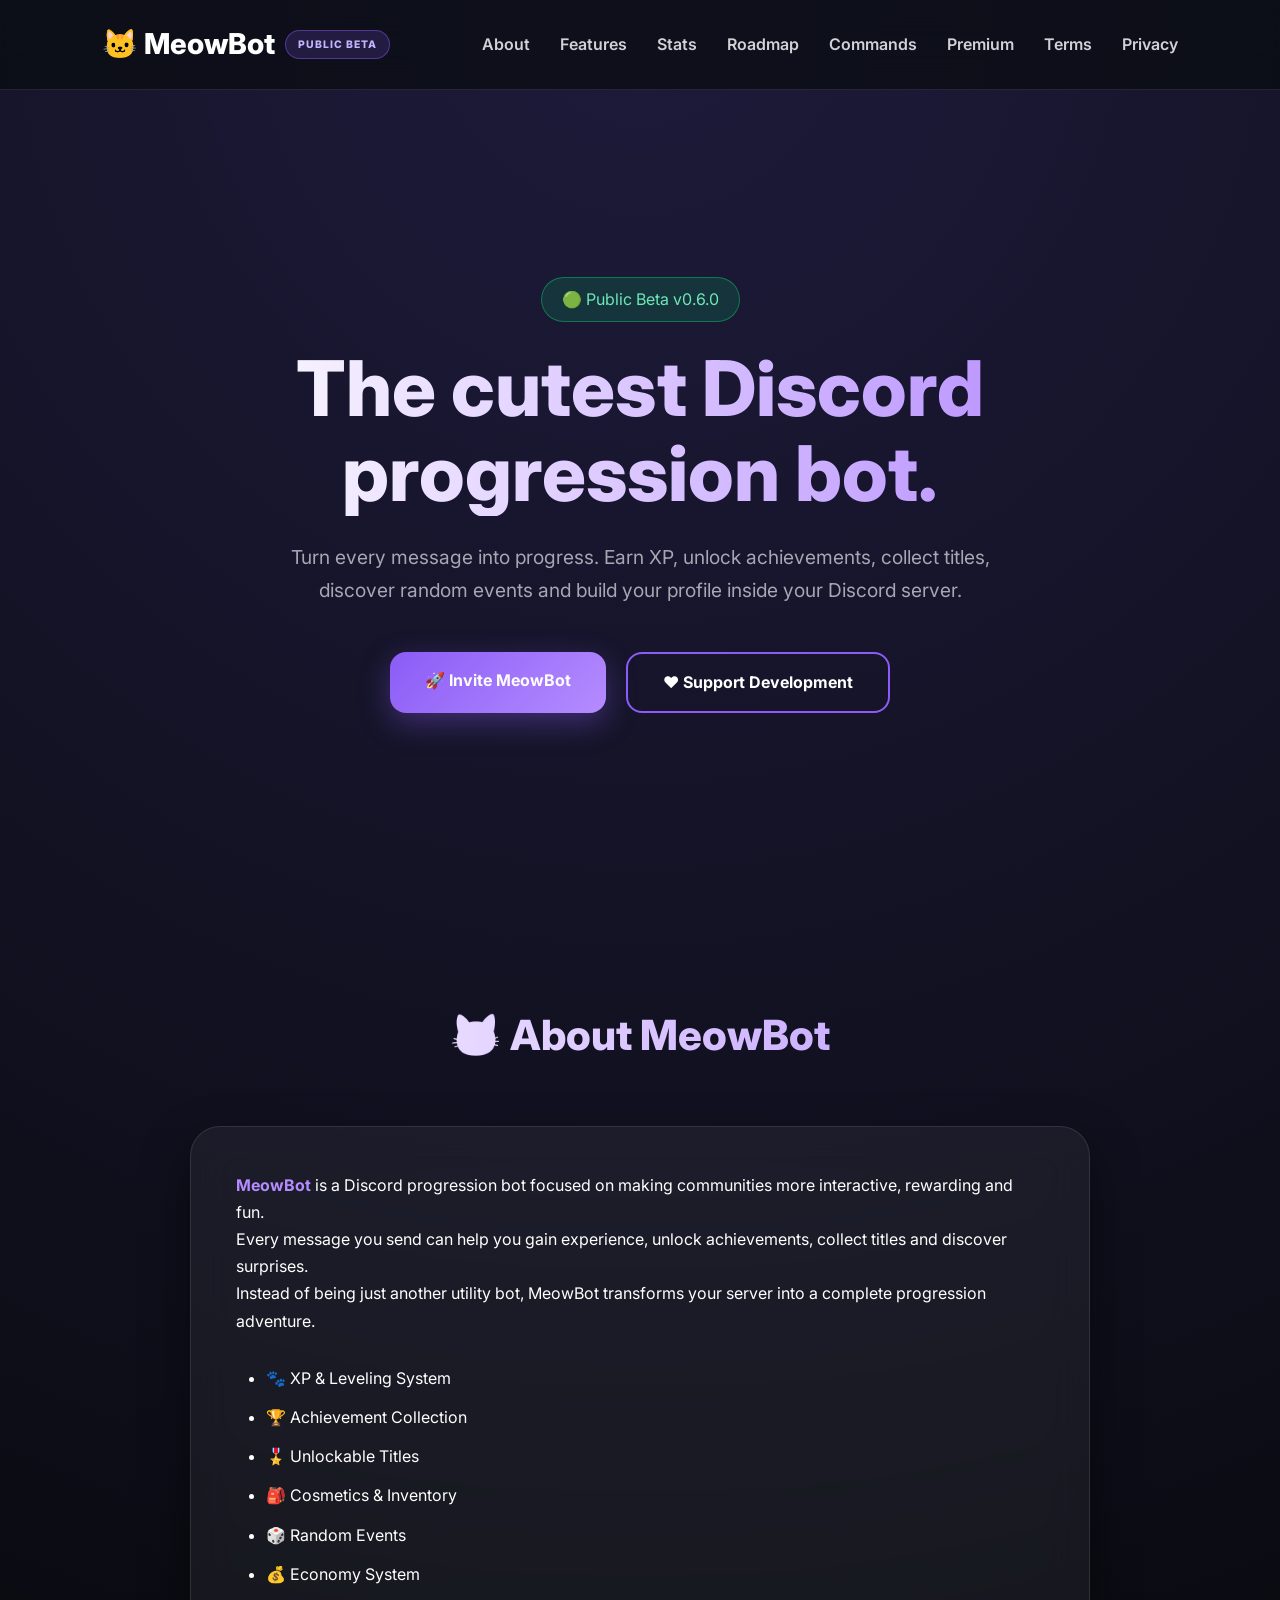
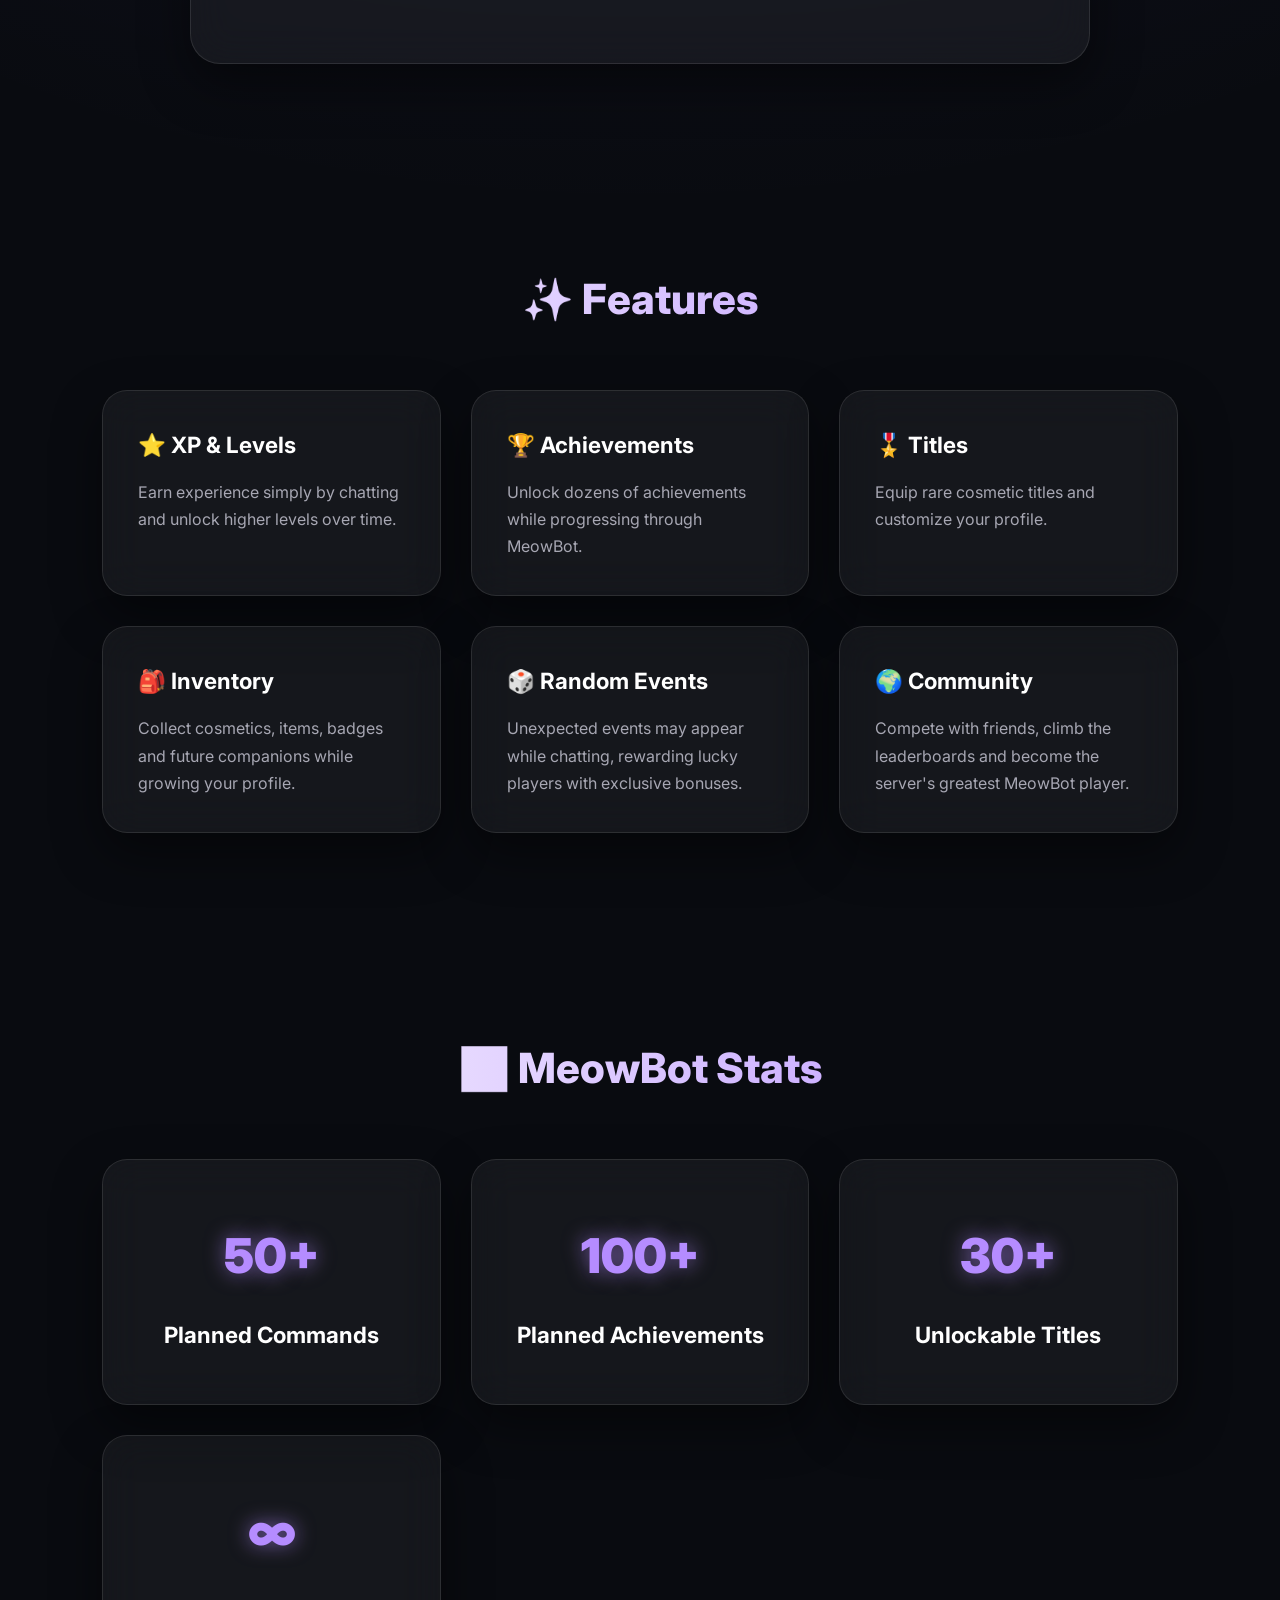
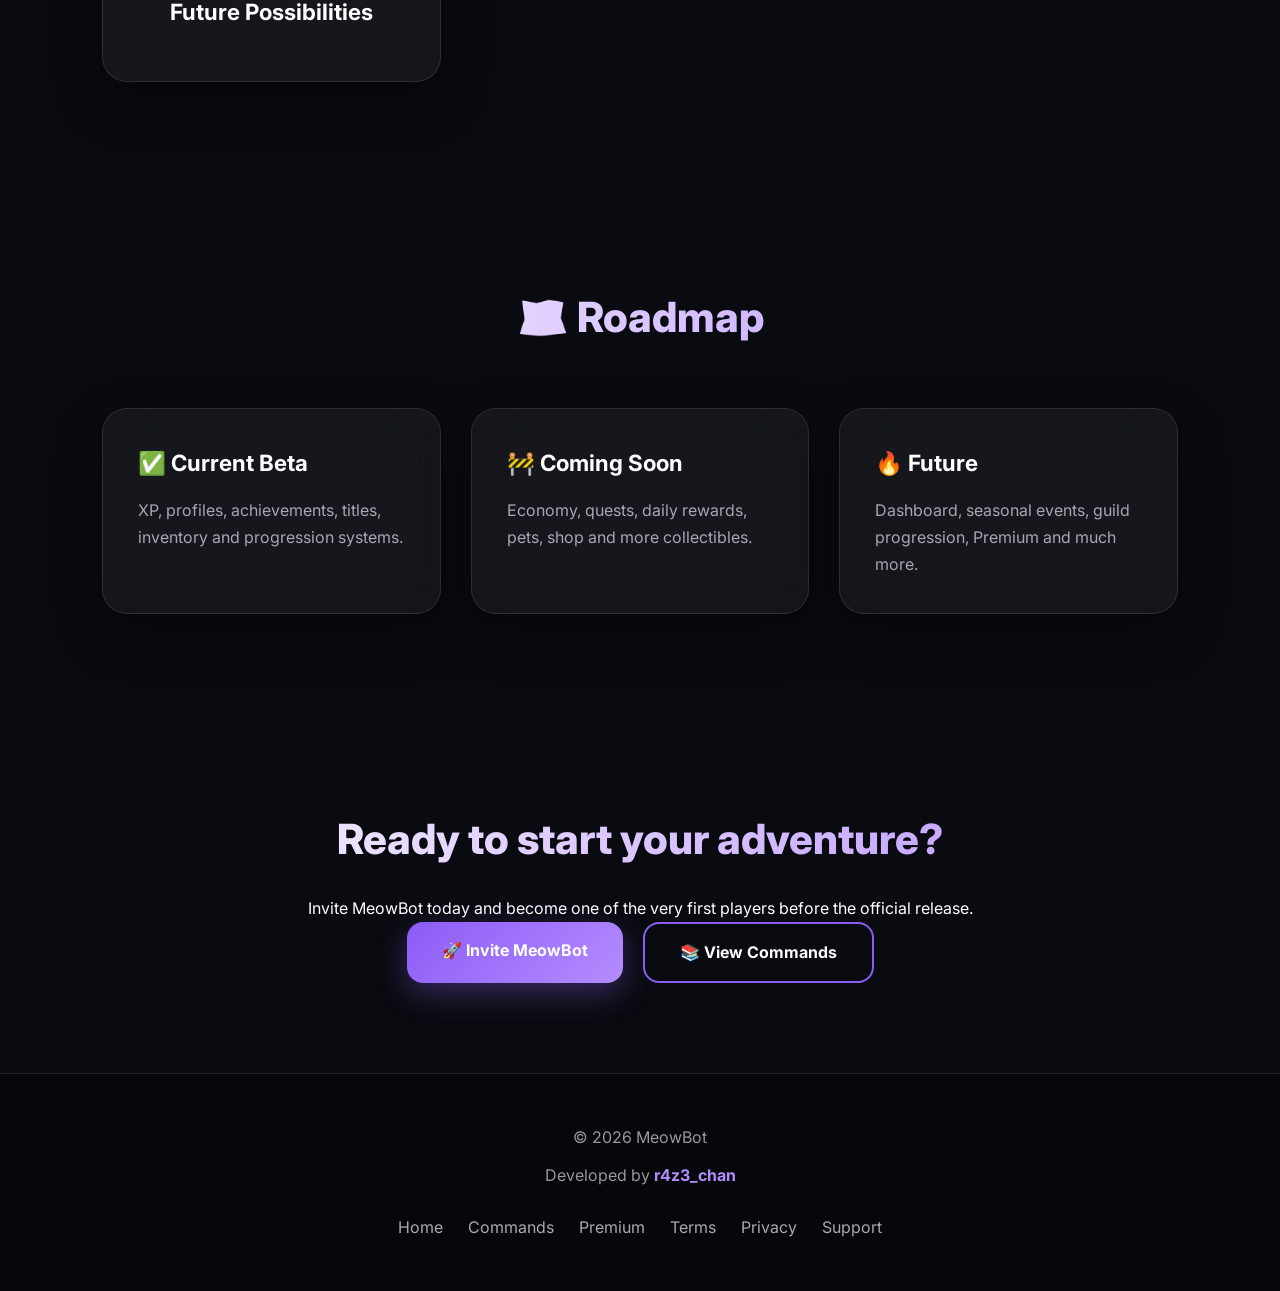
<file: index.html>
<!DOCTYPE html>
<html lang="en">

<head>

    <meta charset="UTF-8">

    <meta name="viewport"
          content="width=device-width, initial-scale=1.0">

    <meta name="google-site-verification" content="xZm2eCxOq30okCB0JUOSYJZIuNefUi7yV7K3hUalI70" />

    <meta name="description"
          content="MeowBot is a modern Discord progression bot featuring XP, achievements, titles, collectibles, random events and much more.">

    <meta name="keywords"
          content="Discord Bot, MeowBot, Discord XP Bot, Progression Bot, Achievements, Leveling">

    <meta name="author"
          content="r4z3_chan">

    <meta property="og:title"
          content="MeowBot | Discord Progression Bot">

    <meta property="og:description"
          content="Turn your Discord server into an adventure with XP, achievements, rewards and collectibles.">

    <meta property="og:type"
          content="website">

    <title>MeowBot | Discord Progression Bot</title>

    <link rel="stylesheet"
          href="style.css">

</head>

<body>

<header>

    <a href="index.html"
       class="logo">

        🐱 MeowBot

        <span class="beta-badge">

            PUBLIC BETA

        </span>

    </a>

    <button class="menu-toggle">

        ☰

    </button>

    <nav class="navbar">

        <a href="#about">
            About
        </a>

        <a href="#features">
            Features
        </a>

        <a href="#stats">
            Stats
        </a>

        <a href="#roadmap">
            Roadmap
        </a>

        <a href="commands.html">
            Commands
        </a>

        <a href="premium.html">
            Premium
        </a>

        <a href="terms.html">
            Terms
        </a>

        <a href="privacy.html">
            Privacy
        </a>

    </nav>

</header>

<main>

<section class="hero">

    <div class="hero-badge">

        🟢 Public Beta v0.6.0

    </div>

    <h1>

        The cutest Discord progression bot.

    </h1>

    <p>

        Turn every message into progress.

        Earn XP, unlock achievements, collect titles,
        discover random events and build your profile
        inside your Discord server.

    </p>

    <div class="buttons">

        <a
            class="primary"
            href="https://discord.com/oauth2/authorize?client_id=1523691754614689943&permissions=412317240384&integration_type=0&scope=bot+applications.commands"
            target="_blank">

            🚀 Invite MeowBot

        </a>

        <a
            class="secondary"
            href="https://ko-fi.com/r4z3chan"
            target="_blank">

            ❤️ Support Development

        </a>

    </div>

</section>

<section id="about">

    <h2>

        🐱 About MeowBot

    </h2>

    <div class="about-content">

        <p>

            <strong>MeowBot</strong>
            is a Discord progression bot focused on
            making communities more interactive,
            rewarding and fun.

        </p>

        <p>

            Every message you send can help you
            gain experience, unlock achievements,
            collect titles and discover surprises.

        </p>

        <p>

            Instead of being just another utility bot,
            MeowBot transforms your server into
            a complete progression adventure.

        </p>

        <ul>

            <li>
                🐾 XP & Leveling System
            </li>

            <li>
                🏆 Achievement Collection
            </li>

            <li>
                🎖️ Unlockable Titles
            </li>

            <li>
                🎒 Cosmetics & Inventory
            </li>

            <li>
                🎲 Random Events
            </li>

            <li>
                💰 Economy System
            </li>

        </ul>

    </div>

</section>

<section id="features">

    <h2>

        ✨ Features

    </h2>

    <div class="cards">

        <div class="card">

            <h3>

                ⭐ XP & Levels

            </h3>

            <p>

                Earn experience simply by chatting
                and unlock higher levels over time.

            </p>

        </div>

        <div class="card">

            <h3>

                🏆 Achievements

            </h3>

            <p>

                Unlock dozens of achievements
                while progressing through MeowBot.

            </p>

        </div>

        <div class="card">

            <h3>

                🎖️ Titles

            </h3>

            <p>

                Equip rare cosmetic titles
                and customize your profile.

            </p>

        </div>

        <div class="card">

            <h3>

                🎒 Inventory

            </h3>

            <p>

                Collect cosmetics, items,
                badges and future companions
                while growing your profile.

            </p>

        </div>

        <div class="card">

            <h3>

                🎲 Random Events

            </h3>

            <p>

                Unexpected events may appear
                while chatting, rewarding lucky
                players with exclusive bonuses.

            </p>

        </div>

        <div class="card">

            <h3>

                🌍 Community

            </h3>

            <p>

                Compete with friends,
                climb the leaderboards
                and become the server's
                greatest MeowBot player.

            </p>

        </div>

    </div>

</section>

<section id="stats">

    <h2>

        📊 MeowBot Stats

    </h2>

    <div class="cards">

        <div class="card stat-card">

            <div class="stat-number">

                50+

            </div>

            <h3>

                Planned Commands

            </h3>

        </div>

        <div class="card stat-card">

            <div class="stat-number">

                100+

            </div>

            <h3>

                Planned Achievements

            </h3>

        </div>

        <div class="card stat-card">

            <div class="stat-number">

                30+

            </div>

            <h3>

                Unlockable Titles

            </h3>

        </div>

        <div class="card stat-card">

            <div class="stat-number">

                ∞

            </div>

            <h3>

                Future Possibilities

            </h3>

        </div>

    </div>

</section>

<section id="roadmap">

    <h2>

        🗺️ Roadmap

    </h2>

    <div class="cards">

        <div class="card">

            <h3>

                ✅ Current Beta

            </h3>

            <p>

                XP, profiles,
                achievements,
                titles,
                inventory
                and progression systems.

            </p>

        </div>

        <div class="card">

            <h3>

                🚧 Coming Soon

            </h3>

            <p>

                Economy,
                quests,
                daily rewards,
                pets,
                shop
                and more collectibles.

            </p>

        </div>

        <div class="card">

            <h3>

                🔥 Future

            </h3>

            <p>

                Dashboard,
                seasonal events,
                guild progression,
                Premium
                and much more.

            </p>

        </div>

    </div>

</section>

<section class="cta">

    <h2>

        Ready to start your adventure?

    </h2>

    <p>

        Invite MeowBot today
        and become one of the very first
        players before the official release.

    </p>

    <div class="buttons">

        <a
            class="primary"
            href="https://discord.com/oauth2/authorize?client_id=1523691754614689943&permissions=412317240384&integration_type=0&scope=bot+applications.commands"
            target="_blank">

            🚀 Invite MeowBot

        </a>

        <a
            class="secondary"
            href="commands.html">

            📚 View Commands

        </a>

    </div>

</section>

<footer>

    <p>

        © <span class="current-year"></span> MeowBot

    </p>

    <p>

        Developed by <strong>r4z3_chan</strong>

    </p>

    <div class="footer-links">

        <a href="index.html">

            Home

        </a>

        <a href="commands.html">

            Commands

        </a>

        <a href="premium.html">

            Premium

        </a>

        <a href="terms.html">

            Terms

        </a>

        <a href="privacy.html">

            Privacy

        </a>

        <a
            href="https://ko-fi.com/r4z3chan"
            target="_blank"
            rel="noopener">

            Support

        </a>

    </div>

</footer>

<script src="main.js"></script>

</body>

</html>
</file>
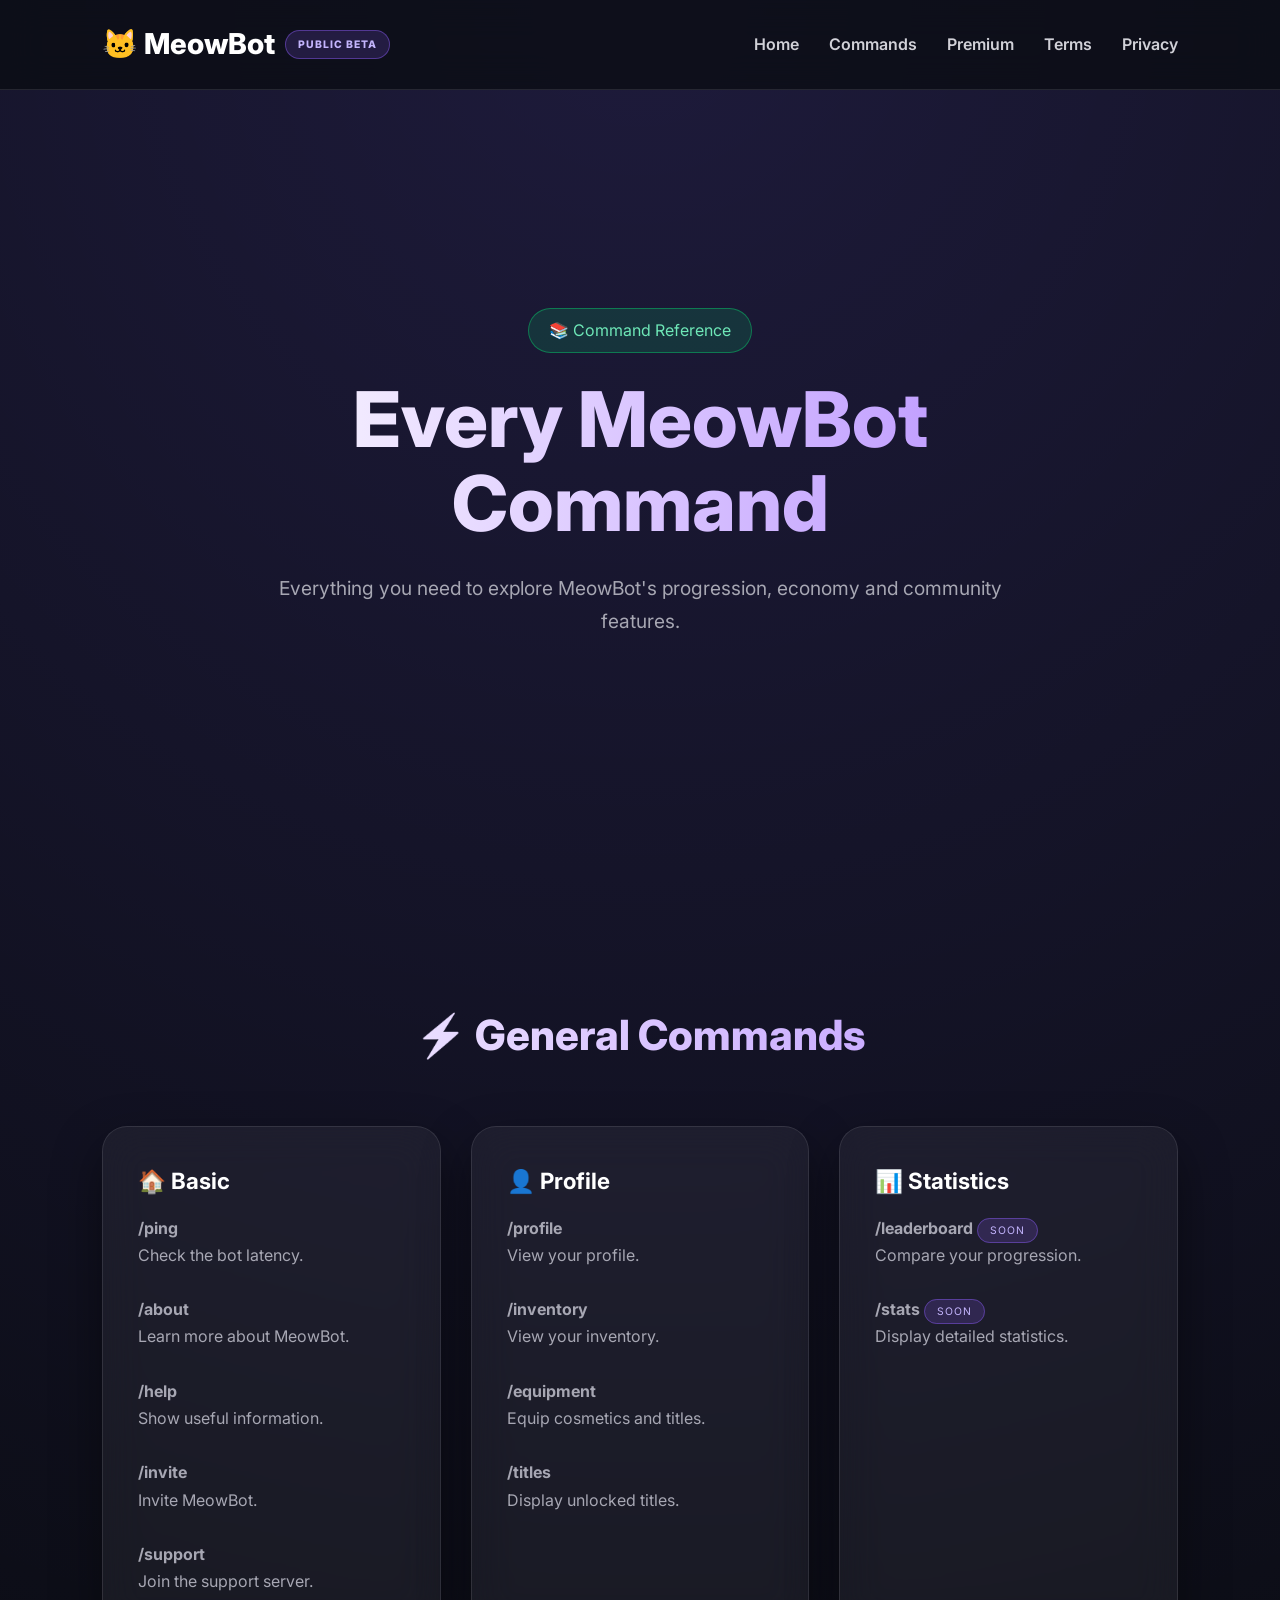
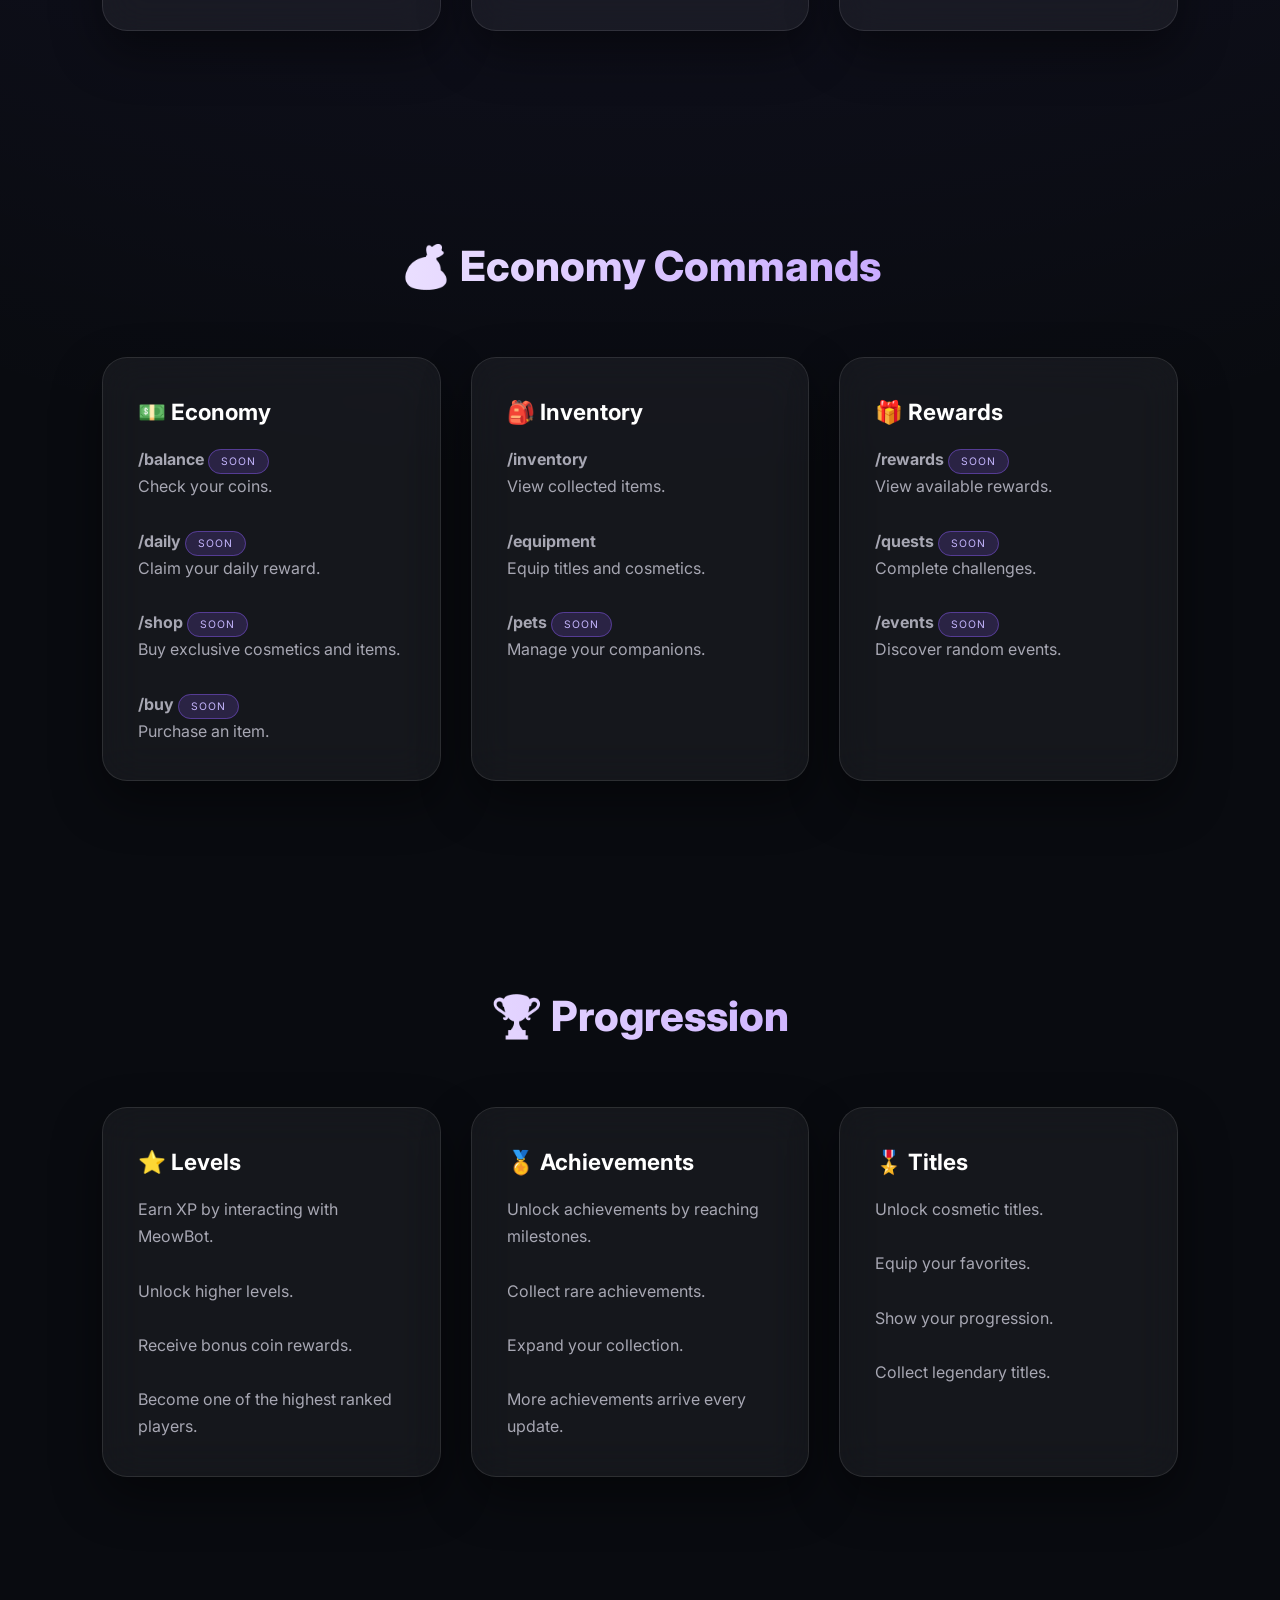
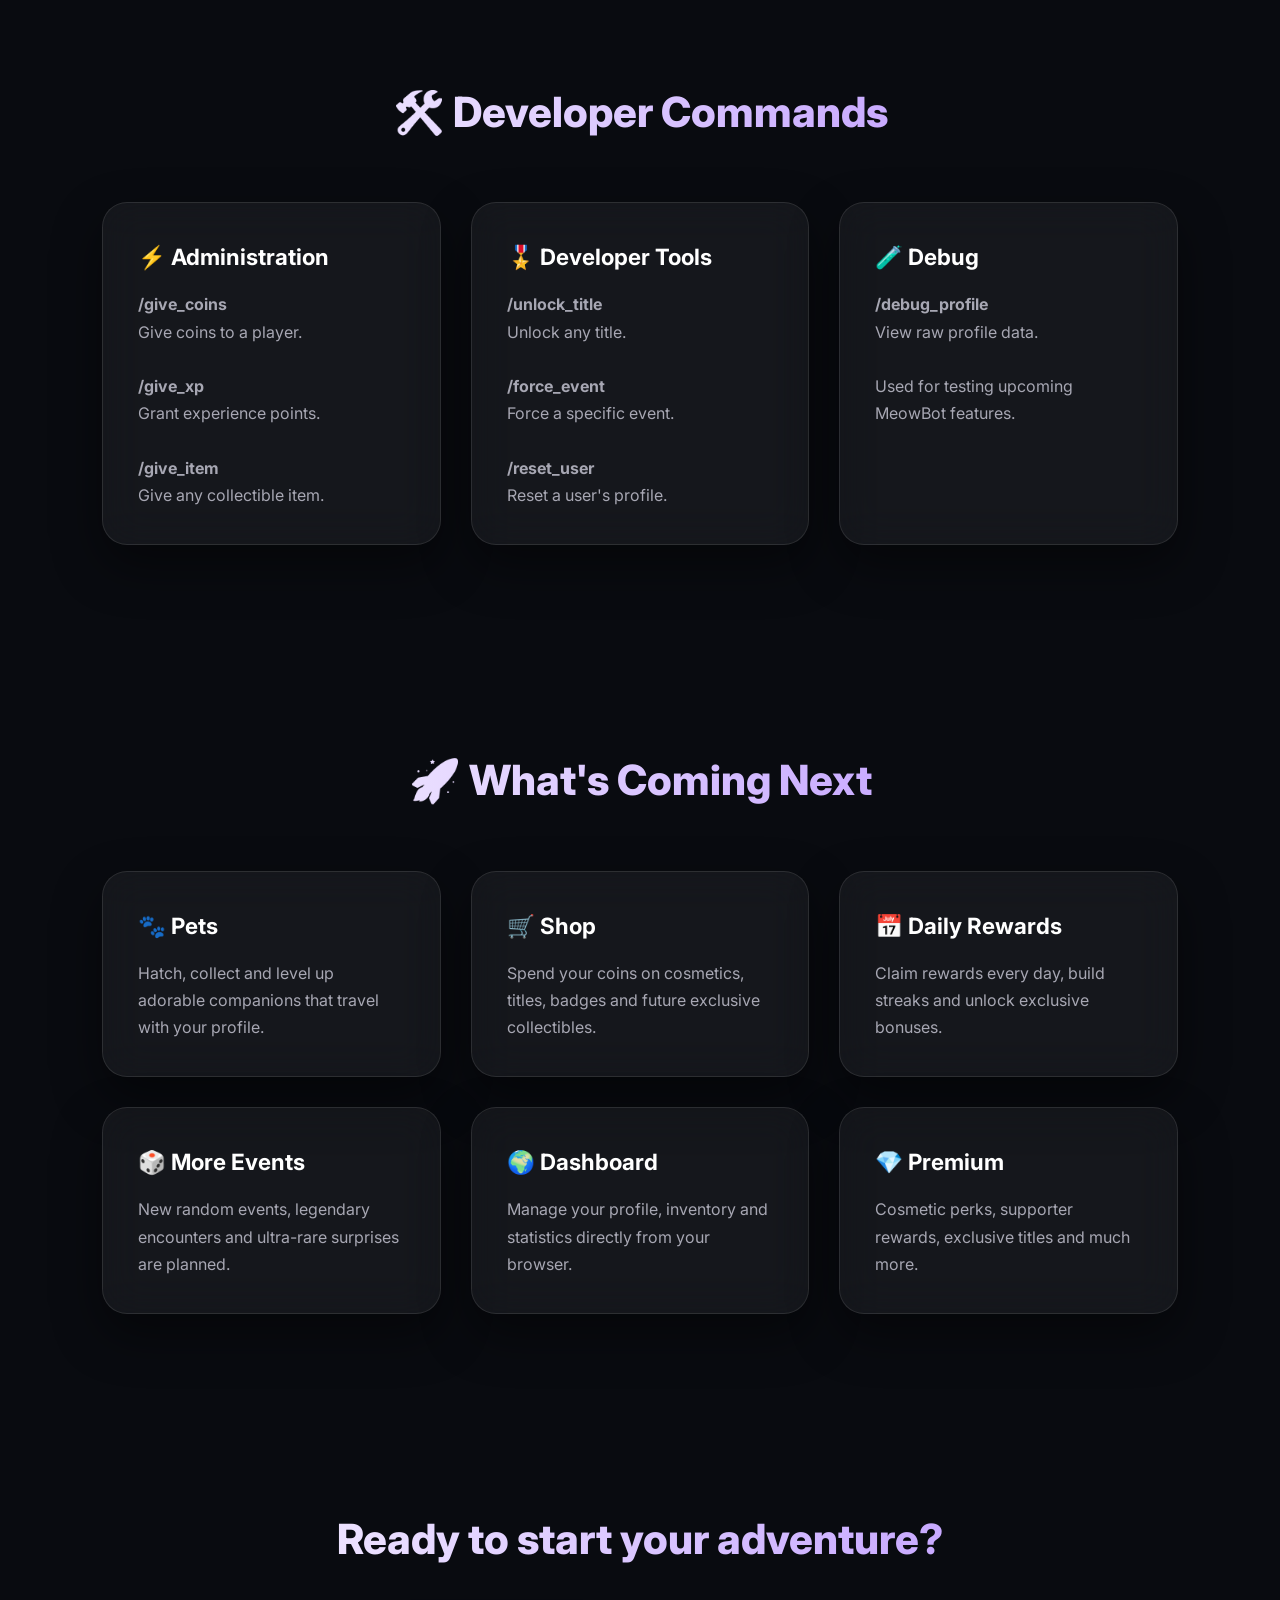
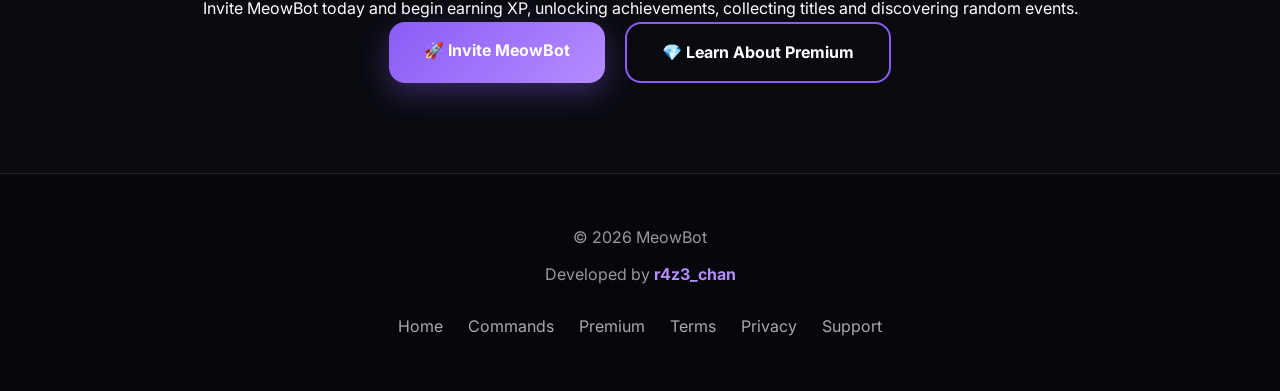
<file: commands.html>
<!DOCTYPE html>
<html lang="en">

<head>

    <meta charset="UTF-8">


    <meta name="viewport"
          content="width=device-width, initial-scale=1.0">


    <meta name="description"
          content="Discover every MeowBot command available for progression, economy, achievements and community features.">


    <meta name="keywords"
          content="MeowBot Commands, Discord Bot Commands, XP Bot Commands">


    <meta name="author"
          content="r4z3_chan">


    <title>

        MeowBot | Commands

    </title>



    <link rel="stylesheet"
          href="style.css">


</head>



<body>


<header>



    <a href="index.html"
       class="logo">


        🐱 MeowBot


        <span class="beta-badge">

            PUBLIC BETA

        </span>


    </a>




    <button class="menu-toggle">


        ☰


    </button>





    <nav class="navbar">



        <a href="index.html">

            Home

        </a>



        <a href="commands.html">

            Commands

        </a>



        <a href="premium.html">

            Premium

        </a>



        <a href="terms.html">

            Terms

        </a>



        <a href="privacy.html">

            Privacy

        </a>



    </nav>



</header>





<main>





<section class="hero">



    <div class="hero-badge">


        📚 Command Reference


    </div>




    <h1>


        Every MeowBot Command


    </h1>




    <p>


        Everything you need to explore MeowBot's progression,
        economy and community features.


    </p>



</section>





<section>


<h2>


⚡ General Commands


</h2>



<div class="cards">

<div class="card">


    <h3>

        🏠 Basic

    </h3>


    <p>


        <strong>/ping</strong><br>

        Check the bot latency.



        <br><br>



        <strong>/about</strong><br>

        Learn more about MeowBot.



        <br><br>



        <strong>/help</strong><br>

        Show useful information.



        <br><br>



        <strong>/invite</strong><br>

        Invite MeowBot.



        <br><br>



        <strong>/support</strong><br>

        Join the support server.


    </p>


</div>






<div class="card">


    <h3>

        👤 Profile

    </h3>


    <p>


        <strong>/profile</strong><br>

        View your profile.



        <br><br>



        <strong>/inventory</strong><br>

        View your inventory.



        <br><br>



        <strong>/equipment</strong><br>

        Equip cosmetics and titles.



        <br><br>



        <strong>/titles</strong><br>

        Display unlocked titles.


    </p>


</div>






<div class="card">


    <h3>

        📊 Statistics

    </h3>


    <p>


        <strong>/leaderboard</strong>


        <span class="beta-badge">

            SOON

        </span>



        <br>


        Compare your progression.



        <br><br>



        <strong>/stats</strong>


        <span class="beta-badge">

            SOON

        </span>



        <br>


        Display detailed statistics.


    </p>


</div>



</div>


</section>







<section>



<h2>


💰 Economy Commands


</h2>



<div class="cards">





<div class="card">


<h3>


💵 Economy


</h3>



<p>



<strong>/balance</strong>


<span class="beta-badge">

SOON

</span>



<br>


Check your coins.



<br><br>



<strong>/daily</strong>


<span class="beta-badge">

SOON

</span>



<br>


Claim your daily reward.



<br><br>



<strong>/shop</strong>


<span class="beta-badge">

SOON

</span>



<br>


Buy exclusive cosmetics and items.



<br><br>



<strong>/buy</strong>


<span class="beta-badge">

SOON

</span>



<br>


Purchase an item.



</p>


</div>

<div class="card">


    <h3>

        🎒 Inventory

    </h3>


    <p>


        <strong>/inventory</strong>


        <br>


        View collected items.



        <br><br>



        <strong>/equipment</strong>


        <br>


        Equip titles and cosmetics.



        <br><br>



        <strong>/pets</strong>


        <span class="beta-badge">

            SOON

        </span>



        <br>


        Manage your companions.


    </p>


</div>






<div class="card">


    <h3>

        🎁 Rewards

    </h3>


    <p>


        <strong>/rewards</strong>


        <span class="beta-badge">

            SOON

        </span>



        <br>


        View available rewards.



        <br><br>



        <strong>/quests</strong>


        <span class="beta-badge">

            SOON

        </span>



        <br>


        Complete challenges.



        <br><br>



        <strong>/events</strong>


        <span class="beta-badge">

            SOON

        </span>



        <br>


        Discover random events.


    </p>


</div>



</div>


</section>







<section>



<h2>


🏆 Progression


</h2>




<div class="cards">





<div class="card">


<h3>


⭐ Levels


</h3>



<p>


Earn XP by interacting with MeowBot.



<br><br>



Unlock higher levels.



<br><br>



Receive bonus coin rewards.



<br><br>



Become one of the highest ranked players.


</p>


</div>






<div class="card">


<h3>


🏅 Achievements


</h3>



<p>


Unlock achievements by reaching milestones.



<br><br>



Collect rare achievements.



<br><br>



Expand your collection.



<br><br>



More achievements arrive every update.


</p>


</div>






<div class="card">


<h3>


🎖️ Titles


</h3>



<p>


Unlock cosmetic titles.



<br><br>



Equip your favorites.



<br><br>



Show your progression.



<br><br>



Collect legendary titles.


</p>


</div>



</div>


</section>

<section>


<h2>


🛠️ Developer Commands


</h2>



<div class="cards">





<div class="card">


<h3>


⚡ Administration


</h3>



<p>


<strong>/give_coins</strong>


<br>


Give coins to a player.



<br><br>



<strong>/give_xp</strong>


<br>


Grant experience points.



<br><br>



<strong>/give_item</strong>


<br>


Give any collectible item.


</p>


</div>






<div class="card">


<h3>


🎖️ Developer Tools


</h3>



<p>


<strong>/unlock_title</strong>


<br>


Unlock any title.



<br><br>



<strong>/force_event</strong>


<br>


Force a specific event.



<br><br>



<strong>/reset_user</strong>


<br>


Reset a user's profile.


</p>


</div>






<div class="card">


<h3>


🧪 Debug


</h3>



<p>


<strong>/debug_profile</strong>


<br>


View raw profile data.



<br><br>



Used for testing upcoming
MeowBot features.


</p>


</div>



</div>


</section>







<section>


<h2>


🚀 What's Coming Next


</h2>



<div class="cards">





<div class="card">


<h3>


🐾 Pets


</h3>



<p>


Hatch, collect and level up
adorable companions that
travel with your profile.


</p>


</div>






<div class="card">


<h3>


🛒 Shop


</h3>



<p>


Spend your coins on cosmetics,
titles, badges and future
exclusive collectibles.


</p>


</div>






<div class="card">


<h3>


📅 Daily Rewards


</h3>



<p>


Claim rewards every day,
build streaks and unlock
exclusive bonuses.


</p>


</div>






<div class="card">


<h3>


🎲 More Events


</h3>



<p>


New random events,
legendary encounters
and ultra-rare surprises
are planned.


</p>


</div>






<div class="card">


<h3>


🌍 Dashboard


</h3>



<p>


Manage your profile,
inventory and statistics
directly from your browser.


</p>


</div>






<div class="card">


<h3>


💎 Premium


</h3>



<p>


Cosmetic perks,
supporter rewards,
exclusive titles and
much more.


</p>


</div>



</div>


</section>







<section class="cta">



<h2>


Ready to start your adventure?


</h2>



<p>


Invite MeowBot today and begin earning XP,
unlocking achievements, collecting titles
and discovering random events.


</p>



<div class="buttons">



<a
class="primary"
href="https://discord.com/oauth2/authorize?client_id=1523691754614689943&permissions=412317240384&integration_type=0&scope=bot+applications.commands"
target="_blank"
rel="noopener">


🚀 Invite MeowBot


</a>





<a
class="secondary"
href="premium.html">


💎 Learn About Premium


</a>



</div>


</section>



</main>







<footer>



<p>


© <span class="current-year"></span> MeowBot


</p>



<p>


Developed by <strong>r4z3_chan</strong>


</p>




<div class="footer-links">



<a href="index.html">

Home

</a>




<a href="commands.html">

Commands

</a>




<a href="premium.html">

Premium

</a>




<a href="terms.html">

Terms

</a>




<a href="privacy.html">

Privacy

</a>




<a
href="https://ko-fi.com/r4z3chan"
target="_blank"
rel="noopener">


Support


</a>



</div>



</footer>







<script src="main.js"></script>



</body>


</html>
</file>
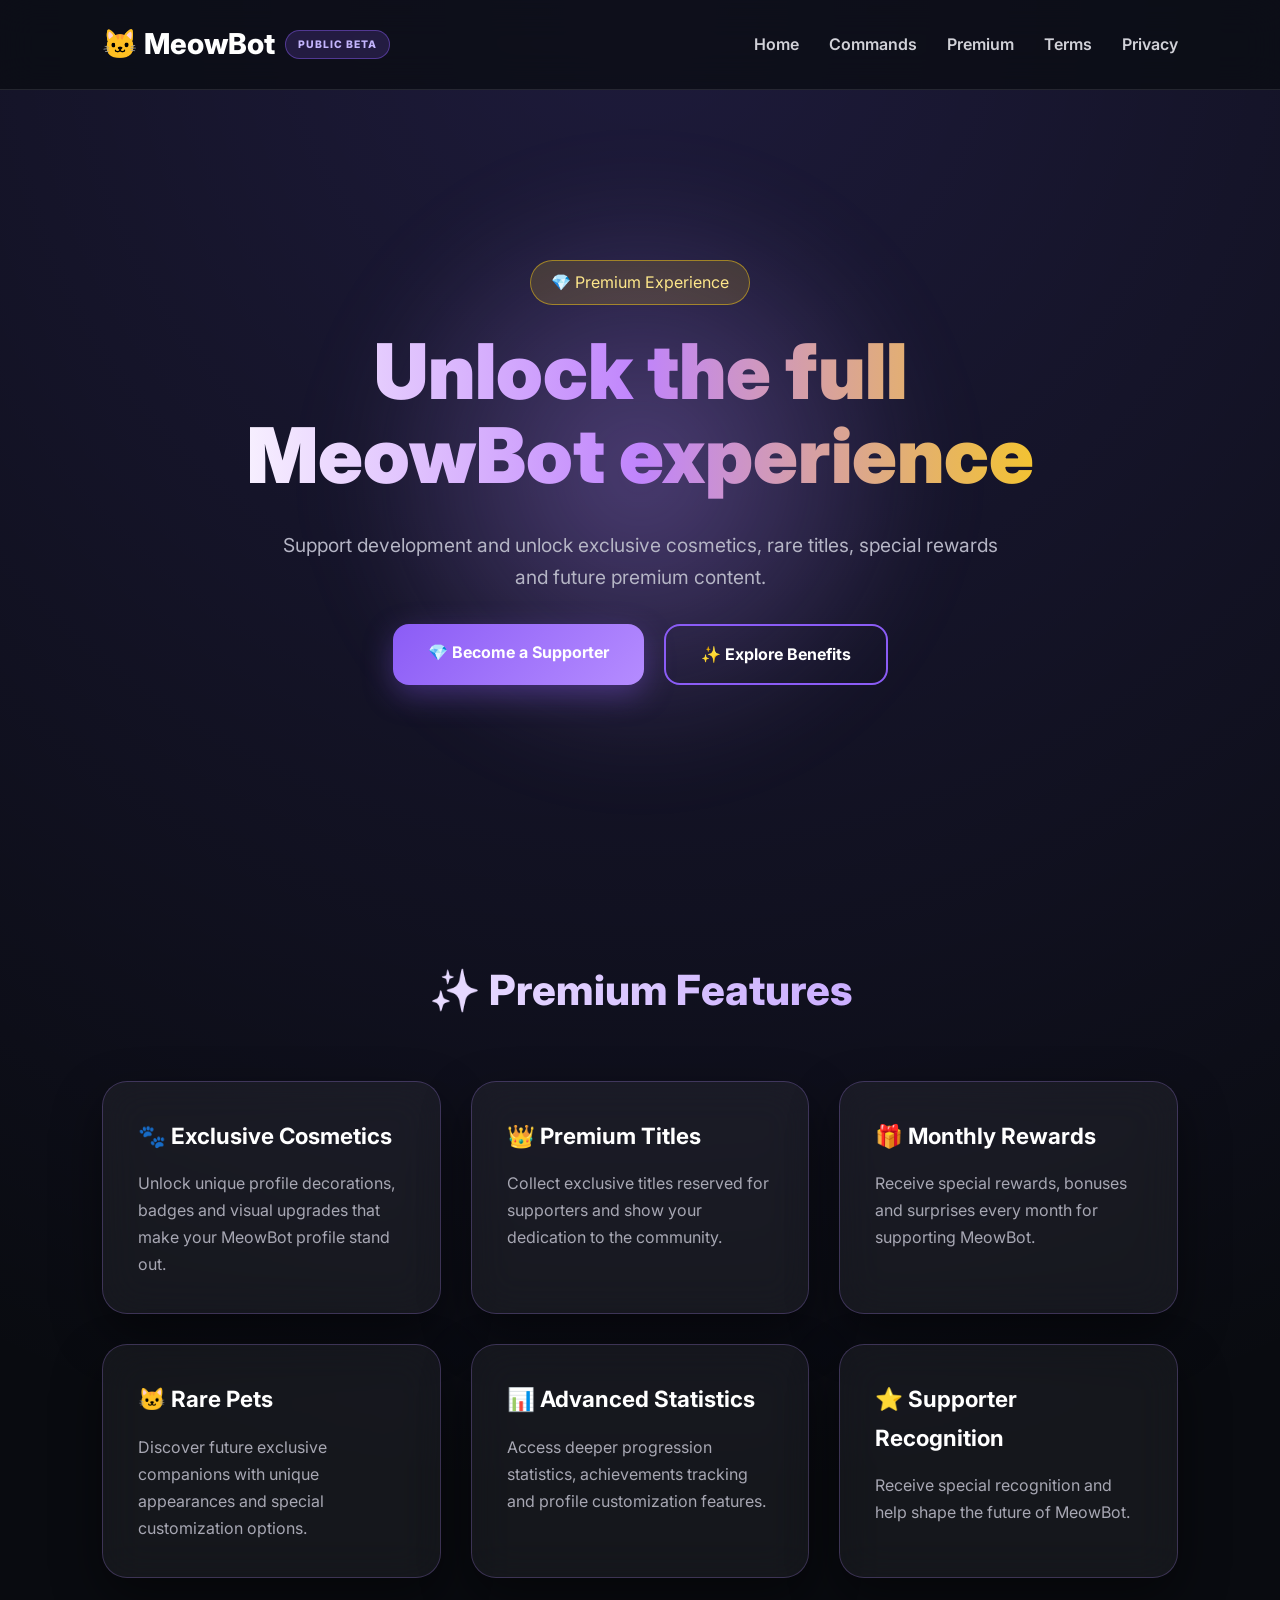
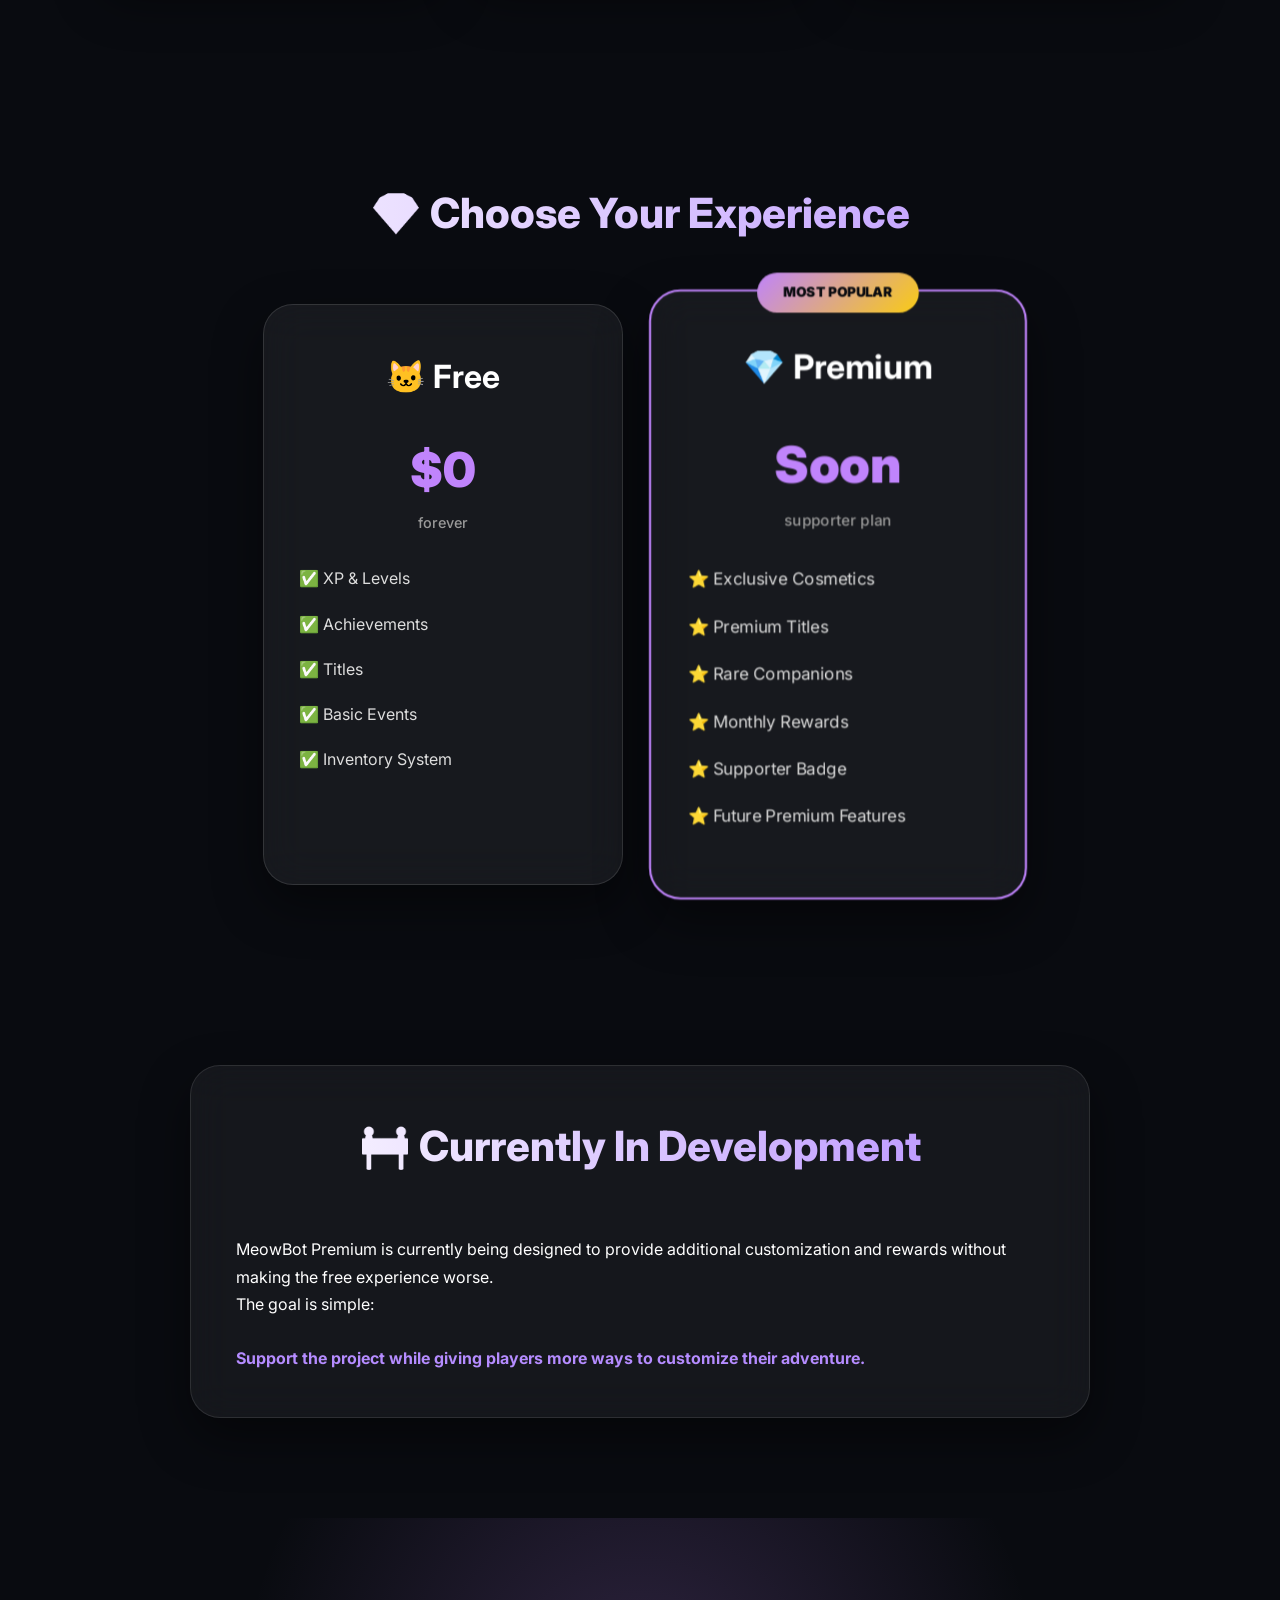
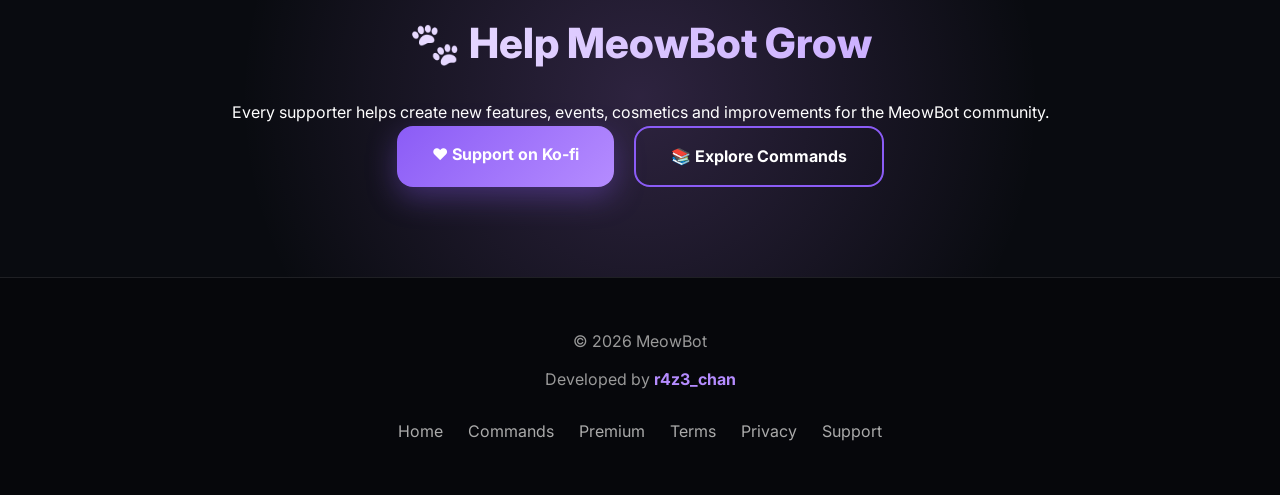
<file: premium.html>
<!DOCTYPE html>
<html lang="en">

<head>

    <meta charset="UTF-8">


    <meta name="viewport"
          content="width=device-width, initial-scale=1.0">


    <meta name="description"
          content="MeowBot Premium unlocks exclusive cosmetics, rewards, titles and supporter benefits.">


    <meta name="keywords"
          content="MeowBot Premium, Discord Premium Bot, Discord Cosmetics, Supporter Rewards">


    <meta name="author"
          content="r4z3_chan">


    <title>
        MeowBot Premium | Exclusive Features
    </title>



    <link rel="stylesheet"
          href="style.css">


</head>



<body>


<header>


    <a href="index.html"
       class="logo">


        🐱 MeowBot


        <span class="beta-badge">

            PUBLIC BETA

        </span>


    </a>




    <button class="menu-toggle">

        ☰

    </button>





    <nav class="navbar">


        <a href="index.html">

            Home

        </a>



        <a href="commands.html">

            Commands

        </a>



        <a href="premium.html">

            Premium

        </a>



        <a href="terms.html">

            Terms

        </a>



        <a href="privacy.html">

            Privacy

        </a>


    </nav>


</header>





<main>





<section class="premium-hero">



    <div class="premium-glow"></div>



    <div class="hero-badge premium-badge">


        💎 Premium Experience


    </div>





    <h1>


        Unlock the full
        <span>
            MeowBot
        </span>
        experience


    </h1>





    <p>


        Support development and unlock
        exclusive cosmetics, rare titles,
        special rewards and future premium content.


    </p>





    <div class="buttons">


        <a
            href="https://ko-fi.com/r4z3chan"
            class="primary"
            target="_blank"
            rel="noopener">


            💎 Become a Supporter


        </a>




        <a
            href="#features"
            class="secondary">


            ✨ Explore Benefits


        </a>



    </div>




</section>






<section id="features">



<h2>


✨ Premium Features


</h2>





<div class="cards premium-cards">

<div class="card premium-feature">


    <h3>

        🐾 Exclusive Cosmetics

    </h3>


    <p>

        Unlock unique profile decorations,
        badges and visual upgrades that
        make your MeowBot profile stand out.

    </p>


</div>






<div class="card premium-feature">


    <h3>

        👑 Premium Titles

    </h3>


    <p>

        Collect exclusive titles reserved
        for supporters and show your
        dedication to the community.

    </p>


</div>






<div class="card premium-feature">


    <h3>

        🎁 Monthly Rewards

    </h3>


    <p>

        Receive special rewards,
        bonuses and surprises every month
        for supporting MeowBot.

    </p>


</div>






<div class="card premium-feature">


    <h3>

        🐱 Rare Pets

    </h3>


    <p>

        Discover future exclusive companions
        with unique appearances and
        special customization options.

    </p>


</div>






<div class="card premium-feature">


    <h3>

        📊 Advanced Statistics

    </h3>


    <p>

        Access deeper progression statistics,
        achievements tracking and profile
        customization features.

    </p>


</div>






<div class="card premium-feature">


    <h3>

        ⭐ Supporter Recognition

    </h3>


    <p>

        Receive special recognition
        and help shape the future
        of MeowBot.

    </p>


</div>



</div>


</section>









<section class="premium-pricing">



<h2>


💎 Choose Your Experience


</h2>




<div class="pricing-container">





<div class="pricing-card">


    <h3>

        🐱 Free

    </h3>


    <div class="price">

        $0

        <span>
            forever
        </span>

    </div>



    <ul>

        <li>
            ✅ XP & Levels
        </li>


        <li>
            ✅ Achievements
        </li>


        <li>
            ✅ Titles
        </li>


        <li>
            ✅ Basic Events
        </li>


        <li>
            ✅ Inventory System
        </li>


    </ul>



</div>









<div class="pricing-card premium-highlight">



    <div class="popular-badge">


        MOST POPULAR


    </div>



    <h3>

        💎 Premium

    </h3>



    <div class="price">


        Soon


        <span>

            supporter plan

        </span>


    </div>





    <ul>


        <li>
            ⭐ Exclusive Cosmetics
        </li>


        <li>
            ⭐ Premium Titles
        </li>


        <li>
            ⭐ Rare Companions
        </li>


        <li>
            ⭐ Monthly Rewards
        </li>


        <li>
            ⭐ Supporter Badge
        </li>


        <li>
            ⭐ Future Premium Features
        </li>


    </ul>



</div>





</div>


</section>







<section class="premium-info">


<div class="about-content">


<h2>


🚧 Currently In Development


</h2>



<p>


MeowBot Premium is currently being designed
to provide additional customization and rewards
without making the free experience worse.


</p>




<p>


The goal is simple:

<br><br>


<strong>

Support the project while giving players
more ways to customize their adventure.

</strong>


</p>



</div>


</section>

<section class="cta premium-cta">


    <h2>

        🐾 Help MeowBot Grow

    </h2>



    <p>

        Every supporter helps create new features,
        events, cosmetics and improvements
        for the MeowBot community.

    </p>




    <div class="buttons">


        <a
            class="primary"
            href="https://ko-fi.com/r4z3chan"
            target="_blank"
            rel="noopener">


            ❤️ Support on Ko-fi


        </a>



        <a
            class="secondary"
            href="commands.html">


            📚 Explore Commands


        </a>



    </div>



</section>





</main>






<footer>



    <p>

        © <span class="current-year"></span> MeowBot

    </p>




    <p>

        Developed by <strong>r4z3_chan</strong>

    </p>





    <div class="footer-links">


        <a href="index.html">

            Home

        </a>




        <a href="commands.html">

            Commands

        </a>




        <a href="premium.html">

            Premium

        </a>




        <a href="terms.html">

            Terms

        </a>




        <a href="privacy.html">

            Privacy

        </a>




        <a
            href="https://ko-fi.com/r4z3chan"
            target="_blank"
            rel="noopener">


            Support


        </a>



    </div>



</footer>







<script src="main.js"></script>



</body>


</html>
</file>
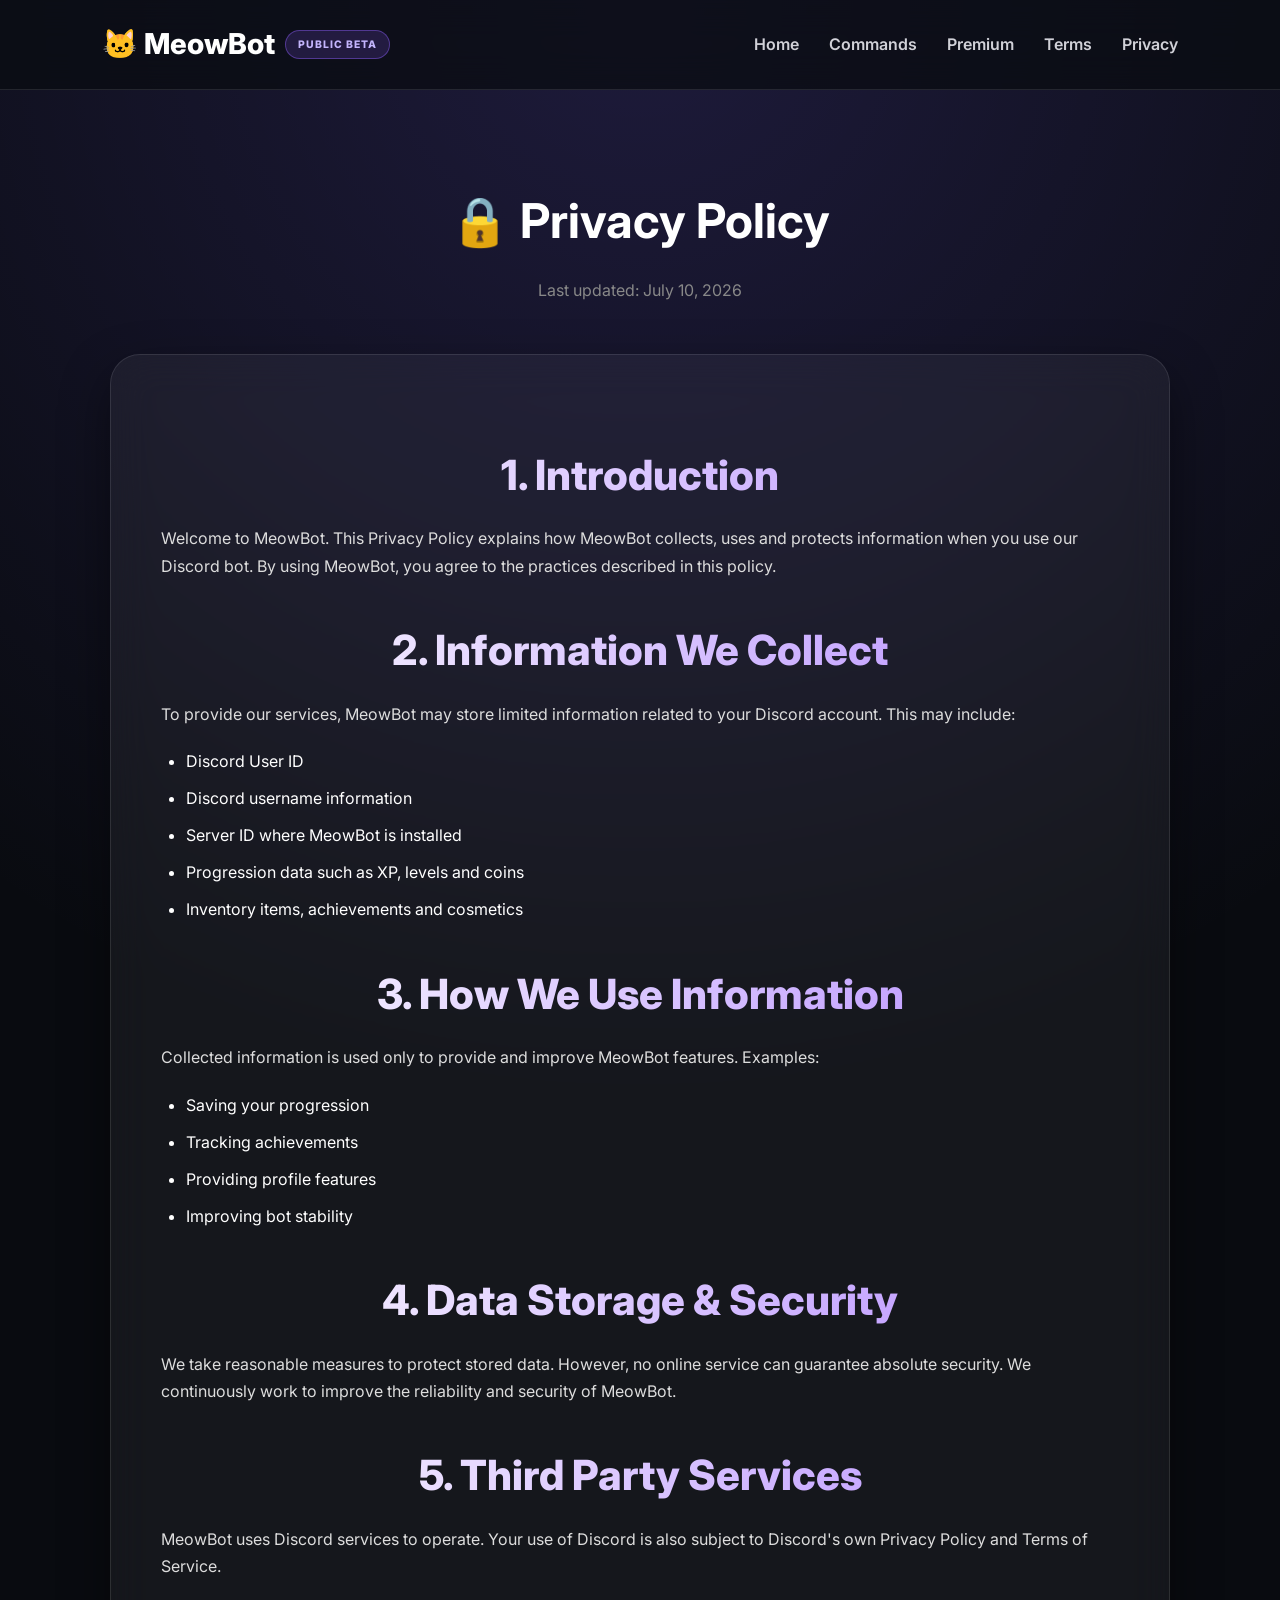
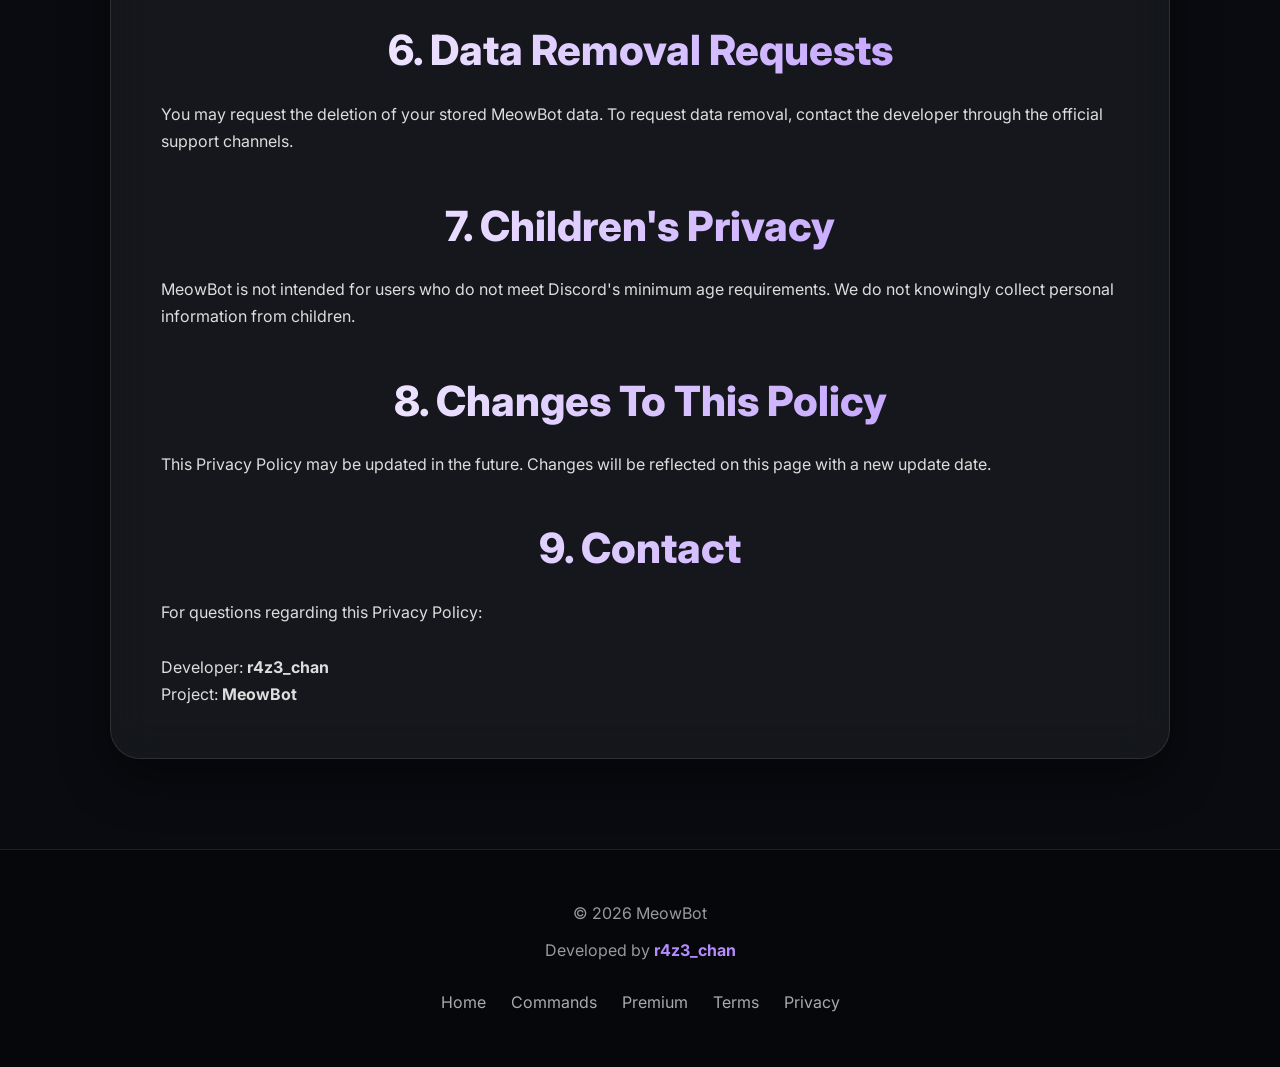
<file: privacy.html>
<!DOCTYPE html>
<html lang="en">

<head>

    <meta charset="UTF-8">

    <meta name="viewport"
          content="width=device-width, initial-scale=1.0">


    <meta name="description"
          content="MeowBot Privacy Policy explaining how information is collected, used and protected.">


    <meta name="keywords"
          content="MeowBot Privacy Policy, Discord Bot Privacy">


    <meta name="author"
          content="r4z3_chan">


    <title>
        MeowBot | Privacy Policy
    </title>


    <link rel="stylesheet"
          href="style.css">


</head>


<body>


<header>


    <a href="index.html"
       class="logo">


        🐱 MeowBot


        <span class="beta-badge">

            PUBLIC BETA

        </span>


    </a>



    <button class="menu-toggle">

        ☰

    </button>




    <nav class="navbar">


        <a href="index.html">

            Home

        </a>


        <a href="commands.html">

            Commands

        </a>


        <a href="premium.html">

            Premium

        </a>


        <a href="terms.html">

            Terms

        </a>


        <a href="privacy.html">

            Privacy

        </a>


    </nav>


</header>





<main>


<section class="legal-page">


<h1>

🔒 Privacy Policy

</h1>


<p class="updated">

Last updated: July 10, 2026

</p>




<div class="legal-card">



<h2>

1. Introduction

</h2>


<p>

Welcome to MeowBot.

This Privacy Policy explains how MeowBot collects,
uses and protects information when you use our Discord bot.

By using MeowBot, you agree to the practices described
in this policy.

</p>





<h2>

2. Information We Collect

</h2>


<p>

To provide our services, MeowBot may store limited information
related to your Discord account.

This may include:

</p>


<ul>


<li>

Discord User ID

</li>


<li>

Discord username information

</li>


<li>

Server ID where MeowBot is installed

</li>


<li>

Progression data such as XP, levels and coins

</li>


<li>

Inventory items, achievements and cosmetics

</li>


</ul>

<h2>

3. How We Use Information

</h2>


<p>

Collected information is used only to provide and improve
MeowBot features.

Examples:

</p>


<ul>


<li>

Saving your progression

</li>


<li>

Tracking achievements

</li>


<li>

Providing profile features

</li>


<li>

Improving bot stability

</li>


</ul>





<h2>

4. Data Storage & Security

</h2>


<p>

We take reasonable measures to protect stored data.

However, no online service can guarantee absolute security.

We continuously work to improve the reliability and security
of MeowBot.

</p>





<h2>

5. Third Party Services

</h2>


<p>

MeowBot uses Discord services to operate.

Your use of Discord is also subject to Discord's own
Privacy Policy and Terms of Service.

</p>





<h2>

6. Data Removal Requests

</h2>


<p>

You may request the deletion of your stored MeowBot data.

To request data removal, contact the developer through
the official support channels.

</p>





<h2>

7. Children's Privacy

</h2>


<p>

MeowBot is not intended for users who do not meet Discord's
minimum age requirements.

We do not knowingly collect personal information from children.

</p>

<h2>

8. Changes To This Policy

</h2>


<p>

This Privacy Policy may be updated in the future.

Changes will be reflected on this page with a new update date.

</p>





<h2>

9. Contact

</h2>


<p>

For questions regarding this Privacy Policy:

<br><br>

Developer:

<strong>
r4z3_chan
</strong>


<br>


Project:

<strong>
MeowBot
</strong>


</p>


</div>


</section>





<footer>


<p>

© <span class="current-year"></span> MeowBot

</p>



<p>

Developed by <strong>r4z3_chan</strong>

</p>





<div class="footer-links">


<a href="index.html">

Home

</a>



<a href="commands.html">

Commands

</a>



<a href="premium.html">

Premium

</a>



<a href="terms.html">

Terms

</a>



<a href="privacy.html">

Privacy

</a>



</div>


</footer>





<script src="main.js"></script>


</body>

</html>
</file>
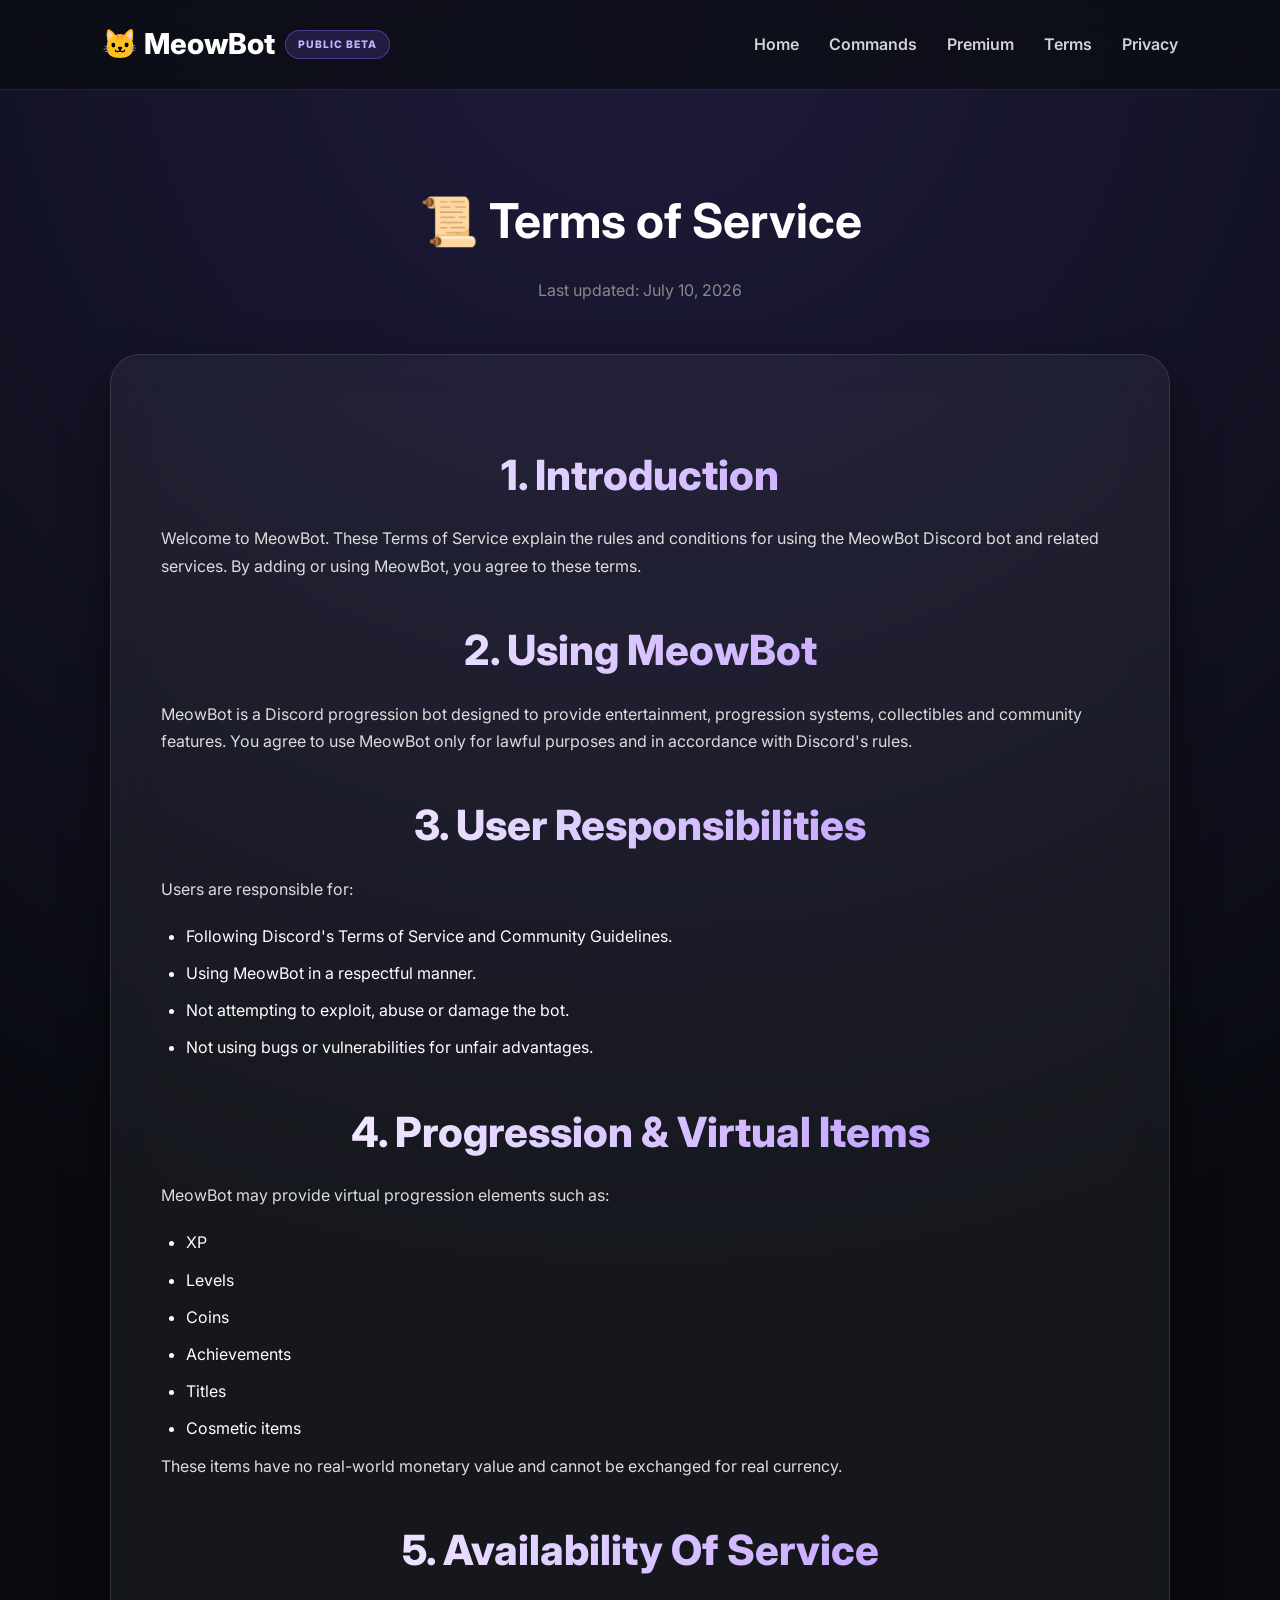
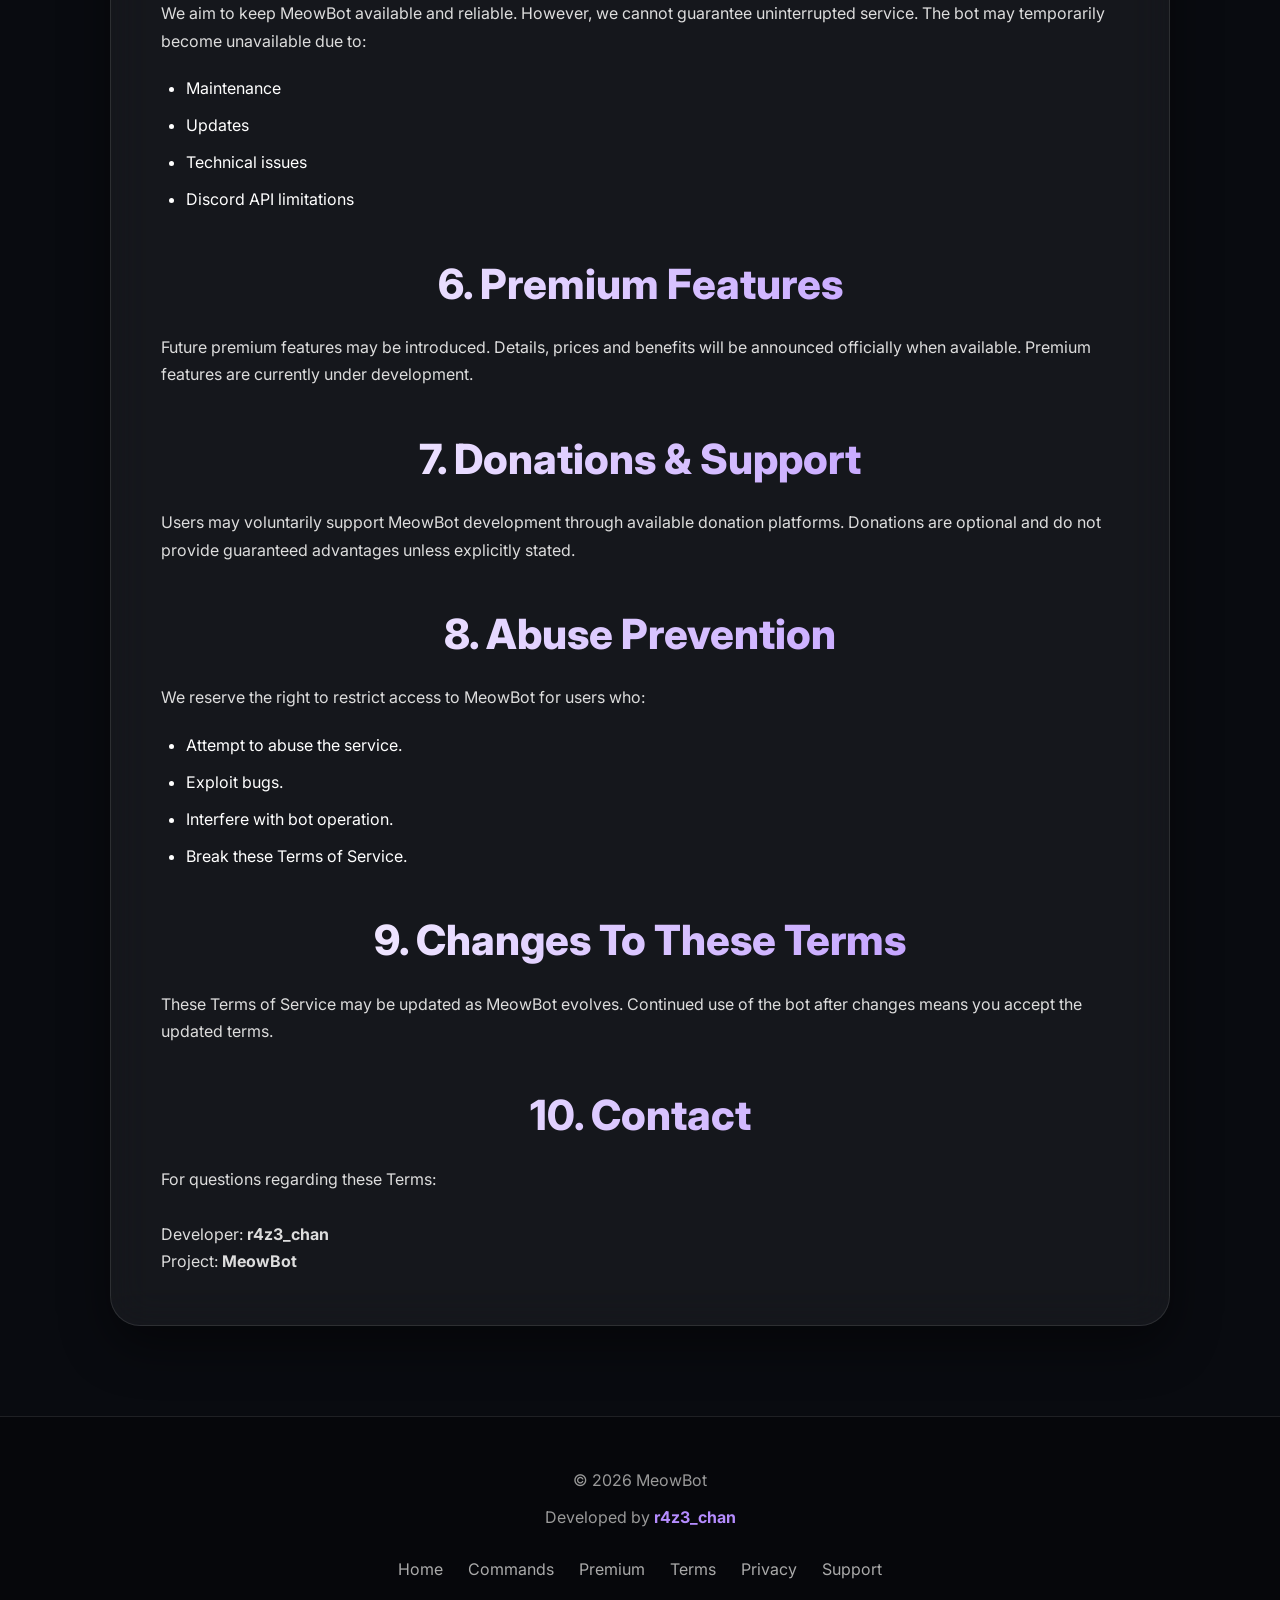
<file: terms.html>
<!DOCTYPE html>
<html lang="en">

<head>

    <meta charset="UTF-8">

    <meta name="viewport"
          content="width=device-width, initial-scale=1.0">

    <meta name="description"
          content="MeowBot Terms of Service explaining the rules and conditions for using the Discord bot.">

    <meta name="keywords"
          content="MeowBot Terms, Discord Bot Terms of Service">

    <meta name="author"
          content="r4z3_chan">

    <title>
        MeowBot | Terms of Service
    </title>


    <link rel="stylesheet"
          href="style.css">

</head>


<body>


<header>


    <a href="index.html"
       class="logo">


        🐱 MeowBot


        <span class="beta-badge">

            PUBLIC BETA

        </span>


    </a>



    <button class="menu-toggle">

        ☰

    </button>




    <nav class="navbar">


        <a href="index.html">

            Home

        </a>


        <a href="commands.html">

            Commands

        </a>


        <a href="premium.html">

            Premium

        </a>


        <a href="terms.html">

            Terms

        </a>


        <a href="privacy.html">

            Privacy

        </a>


    </nav>


</header>





<main>


<section class="legal-page">


<h1>

    📜 Terms of Service

</h1>


<p class="updated">

    Last updated: July 10, 2026

</p>



<div class="legal-card">



<h2>

1. Introduction

</h2>


<p>

Welcome to MeowBot.

These Terms of Service explain the rules and conditions
for using the MeowBot Discord bot and related services.

By adding or using MeowBot, you agree to these terms.

</p>




<h2>

2. Using MeowBot

</h2>


<p>

MeowBot is a Discord progression bot designed to provide
entertainment, progression systems, collectibles and
community features.

You agree to use MeowBot only for lawful purposes and
in accordance with Discord's rules.

</p>




<h2>

3. User Responsibilities

</h2>


<p>

Users are responsible for:

</p>


<ul>


<li>

Following Discord's Terms of Service and Community Guidelines.

</li>


<li>

Using MeowBot in a respectful manner.

</li>


<li>

Not attempting to exploit, abuse or damage the bot.

</li>


<li>

Not using bugs or vulnerabilities for unfair advantages.

</li>


</ul>

<h2>

4. Progression & Virtual Items

</h2>


<p>

MeowBot may provide virtual progression elements such as:

</p>


<ul>


<li>

XP

</li>


<li>

Levels

</li>


<li>

Coins

</li>


<li>

Achievements

</li>


<li>

Titles

</li>


<li>

Cosmetic items

</li>


</ul>


<p>

These items have no real-world monetary value and cannot
be exchanged for real currency.

</p>





<h2>

5. Availability Of Service

</h2>


<p>

We aim to keep MeowBot available and reliable.

However, we cannot guarantee uninterrupted service.

The bot may temporarily become unavailable due to:

</p>


<ul>


<li>

Maintenance

</li>


<li>

Updates

</li>


<li>

Technical issues

</li>


<li>

Discord API limitations

</li>


</ul>





<h2>

6. Premium Features

</h2>


<p>

Future premium features may be introduced.

Details, prices and benefits will be announced officially
when available.

Premium features are currently under development.

</p>





<h2>

7. Donations & Support

</h2>


<p>

Users may voluntarily support MeowBot development through
available donation platforms.

Donations are optional and do not provide guaranteed
advantages unless explicitly stated.

</p>





<h2>

8. Abuse Prevention

</h2>


<p>

We reserve the right to restrict access to MeowBot for users
who:

</p>


<ul>


<li>

Attempt to abuse the service.

</li>


<li>

Exploit bugs.

</li>


<li>

Interfere with bot operation.

</li>


<li>

Break these Terms of Service.

</li>


</ul>

<h2>

9. Changes To These Terms

</h2>


<p>

These Terms of Service may be updated as MeowBot evolves.

Continued use of the bot after changes means you accept
the updated terms.

</p>





<h2>

10. Contact

</h2>


<p>

For questions regarding these Terms:

<br><br>


Developer:

<strong>

r4z3_chan

</strong>


<br>


Project:

<strong>

MeowBot

</strong>


</p>




</div>


</section>


</main>






<footer>


<p>

© <span class="current-year"></span> MeowBot

</p>


<p>

Developed by <strong>r4z3_chan</strong>

</p>




<div class="footer-links">


<a href="index.html">

Home

</a>


<a href="commands.html">

Commands

</a>


<a href="premium.html">

Premium

</a>


<a href="terms.html">

Terms

</a>


<a href="privacy.html">

Privacy

</a>



<a
href="https://ko-fi.com/r4z3chan"
target="_blank"
rel="noopener">

Support

</a>


</div>


</footer>





<script src="main.js"></script>


</body>

</html>
</file>
<file: style.css>
/*
==========================================
 MeowBot Website V2
 Premium Dark UI
 Developer: r4z3_chan
==========================================
*/


@import url('https://fonts.googleapis.com/css2?family=Inter:wght@400;500;600;700;800&display=swap');



/* ==========================
   RESET
========================== */


* {

    margin: 0;
    padding: 0;
    box-sizing: border-box;

}



html {

    scroll-behavior: smooth;

}



body {

    font-family: "Inter", sans-serif;

    background:
        radial-gradient(
            circle at top,
            rgba(123,97,255,0.18),
            transparent 40%
        ),
        #090b10;

    color: white;

    line-height: 1.7;

    overflow-x: hidden;

}





:root {


    --background: #090b10;

    --surface: rgba(255,255,255,0.05);

    --surface-hover:
        rgba(255,255,255,0.09);


    --primary: #8b5cf6;

    --primary-light: #b58cff;


    --text: #ffffff;

    --text-muted: #a7a7b3;


    --border:
        rgba(255,255,255,0.10);



    --shadow:
        0 20px 50px rgba(0,0,0,.45);


}





/* ==========================
   SCROLLBAR
========================== */


::-webkit-scrollbar {

    width: 10px;

}



::-webkit-scrollbar-track {

    background:#07080c;

}



::-webkit-scrollbar-thumb {

    background:
        linear-gradient(
            180deg,
            #8b5cf6,
            #b58cff
        );

    border-radius:50px;

}






/* ==========================
   HEADER
========================== */


header {


    position: sticky;

    top:0;

    z-index:1000;


    width:100%;


    padding:
        20px 8%;



    display:flex;

    align-items:center;

    justify-content:space-between;



    background:

        rgba(10,12,18,.75);



    backdrop-filter:

        blur(18px);



    border-bottom:

        1px solid var(--border);


}





.logo {


    text-decoration:none;


    color:white;


    font-size:1.8rem;


    font-weight:800;



    display:flex;


    align-items:center;


    gap:10px;


}



.logo:hover {


    color:#b58cff;


}






.beta-badge {


    font-size:.65rem;


    padding:

        5px 12px;



    border-radius:30px;



    color:#c4b5fd;



    background:

        rgba(139,92,246,.18);



    border:

        1px solid rgba(139,92,246,.45);



    letter-spacing:1px;

}







nav {


    display:flex;


    gap:30px;


}




nav a {


    position:relative;


    text-decoration:none;


    color:#d1d1d8;



    font-weight:600;



    transition:.3s;


}





nav a:hover {


    color:#b58cff;


    transform:

        translateY(-3px);


}







nav a::after {


    content:"";


    position:absolute;


    bottom:-8px;


    left:50%;


    width:0;


    height:3px;


    border-radius:20px;



    background:#b58cff;



    transform:translateX(-50%);



    transition:.3s;


}




nav a:hover::after {


    width:100%;


}







.menu-toggle {


    display:none;



    background:none;


    border:none;


    color:white;



    font-size:2rem;



    cursor:pointer;


}






/* ==========================
   HERO
========================== */


.hero {


    min-height:90vh;



    display:flex;


    flex-direction:column;


    justify-content:center;


    align-items:center;



    text-align:center;



    padding:

        100px 20px;



}





.hero-badge {


    padding:

        8px 20px;



    border-radius:50px;



    background:

        rgba(0,255,120,.12);



    border:

        1px solid rgba(0,255,120,.35);



    color:#6ee7b7;



    margin-bottom:25px;



    animation:

        pulse 3s infinite;


}




@keyframes pulse {


    0% {


        box-shadow:

        0 0 0 rgba(110,231,183,0);


    }


    50% {


        box-shadow:

        0 0 25px rgba(110,231,183,.35);


    }


    100% {


        box-shadow:

        0 0 0 rgba(110,231,183,0);


    }


}







.hero h1 {


    max-width:900px;


    font-size:

        clamp(2.8rem,6vw,5rem);



    line-height:1.1;


    font-weight:800;


    margin-bottom:25px;



    background:

        linear-gradient(
            90deg,
            white,
            #b58cff
        );



    -webkit-background-clip:text;


    -webkit-text-fill-color:transparent;


}







.hero p {


    max-width:750px;


    color:

        var(--text-muted);



    font-size:1.2rem;



    margin-bottom:45px;


}





/* ==========================
 BUTTONS
========================== */


.buttons {


    display:flex;


    justify-content:center;


    gap:20px;


    flex-wrap:wrap;


}



.buttons a,
.primary {


    padding:

        15px 35px;



    border-radius:16px;



    text-decoration:none;



    font-weight:700;



    transition:.3s;


}






.primary {


    background:

        linear-gradient(
            135deg,
            #8b5cf6,
            #b58cff
        );



    color:white;



    box-shadow:

        0 10px 30px rgba(139,92,246,.35);


}




.primary:hover {


    transform:

        translateY(-5px);



    box-shadow:

        0 15px 40px rgba(139,92,246,.55);


}






.secondary {


    border:

        2px solid #8b5cf6;


    color:white;


}



.secondary:hover {


    background:#8b5cf6;


    transform:

        translateY(-5px);


}
/* ==========================
   SECTIONS
========================== */


section {

    padding:100px 8%;

}



section h2 {

    text-align:center;

    font-size:2.6rem;

    margin-bottom:55px;


    font-weight:800;


    background:

        linear-gradient(
            90deg,
            white,
            #b58cff
        );


    -webkit-background-clip:text;

    -webkit-text-fill-color:transparent;

}





/* ==========================
   CARDS
========================== */


.cards {


    display:grid;


    grid-template-columns:

        repeat(
            auto-fit,
            minmax(280px,1fr)
        );



    gap:30px;


}




.card {


    background:

        rgba(255,255,255,.05);



    border:

        1px solid var(--border);



    border-radius:25px;



    padding:35px;



    backdrop-filter:

        blur(20px);



    box-shadow:

        var(--shadow);



    transition:

        .35s ease;



    position:relative;


    overflow:hidden;


}






.card::before {


    content:"";


    position:absolute;


    inset:0;



    background:

        radial-gradient(
            circle at top,
            rgba(181,140,255,.25),
            transparent 60%
        );



    opacity:0;


    transition:.35s;


}




.card:hover::before {


    opacity:1;


}





.card:hover {


    transform:


        translateY(-12px)
        scale(1.03);



    border-color:

        rgba(181,140,255,.7);



    box-shadow:


        0 25px 60px rgba(139,92,246,.25);


}






.card h3 {


    position:relative;


    font-size:1.4rem;


    margin-bottom:15px;


}



.card p {


    position:relative;


    color:

        var(--text-muted);


}





/* ==========================
   ABOUT
========================== */


.about-content {


    max-width:900px;


    margin:auto;


    padding:45px;



    background:

        rgba(255,255,255,.05);



    border:


        1px solid var(--border);



    border-radius:30px;



    backdrop-filter:

        blur(20px);



    box-shadow:

        var(--shadow);



}





.about-content strong {


    color:#b58cff;


}



.about-content ul {


    margin:

        30px 0;



    padding-left:30px;


}



.about-content li {


    margin-bottom:12px;



    transition:.25s;


}



.about-content li:hover {


    transform:

        translateX(10px);



    color:#b58cff;


}





/* ==========================
   STATS
========================== */


#stats {


    text-align:center;


}





.stat-card {


    text-align:center;


}





.stat-number {


    font-size:3rem;


    font-weight:900;


    margin:20px 0;



    color:#b58cff;



    text-shadow:


        0 0 20px rgba(181,140,255,.6);


}







.stat-card:hover .stat-number {


    transform:scale(1.15);


}






/* ==========================
   COMMANDS PAGE
========================== */


.commands-page {


    text-align:center;


}





.command-card {


    min-height:350px;


}




.command-card strong {


    color:#b58cff;


}





/* ==========================
   PREMIUM PAGE
========================== */


.premium-hero {


    min-height:70vh;


}





.premium-section,
.premium-info {


    padding-top:80px;


}




.premium-card {


    max-width:650px;


    margin:auto;


    padding:45px;



    border-radius:30px;


    background:

        rgba(255,255,255,.05);



}





.coming {


    margin-top:30px;


    font-weight:bold;


}





/* ==========================
   CTA
========================== */


.cta {


    text-align:center;


    padding:90px 20px;


}



.cta h2 {


    margin-bottom:20px;


}






/* ==========================
   LEGAL PAGES
========================== */


.legal-page {


    max-width:1100px;


    margin:auto;


    padding:

        90px 20px;


}



.legal-page h1 {


    text-align:center;


    font-size:3rem;


    margin-bottom:15px;


}





.updated {


    text-align:center;


    color:#888;


    margin-bottom:50px;


}





.legal-card {


    background:


        rgba(255,255,255,.05);



    border:


        1px solid var(--border);



    border-radius:30px;



    padding:50px;



    backdrop-filter:

        blur(20px);



    box-shadow:

        var(--shadow);


}





.legal-card h2 {


    margin-top:35px;


    margin-bottom:15px;


    color:#b58cff;


}





.legal-card p {


    color:#ddd;


}





.legal-card ul {


    margin-left:25px;


    margin-top:20px;


}





.legal-card li {


    margin-bottom:10px;


}





/* ==========================
   FOOTER
========================== */


footer {


    padding:

        50px 20px;



    text-align:center;



    background:

        #06070b;



    border-top:


        1px solid var(--border);


}




footer p {


    color:#999;


    margin-bottom:10px;


}



footer strong {


    color:#b58cff;


}





.footer-links {


    display:flex;


    justify-content:center;


    gap:25px;


    flex-wrap:wrap;


    margin-top:25px;


}





.footer-links a {


    color:#aaa;


    text-decoration:none;


    transition:.3s;


}





.footer-links a:hover {


    color:#b58cff;


    transform:

        translateY(-3px);


}






/* ==========================
   ANIMATIONS
========================== */


.hero h1,
.hero p,
.buttons {


    animation:

        fadeUp 1s ease;


}





@keyframes fadeUp {


    from {


        opacity:0;


        transform:

            translateY(35px);


    }



    to {


        opacity:1;


        transform:

            translateY(0);


    }


}






/* ==========================
   MOBILE
========================== */


@media(max-width:900px){



header {


    padding:

        20px 5%;


}




.menu-toggle {


    display:block;


}




.navbar {


    position:absolute;


    top:80px;


    left:0;


    width:100%;


    background:#090b10;



    flex-direction:column;


    align-items:center;


    padding:30px;



    transform:

        translateY(-150%);



    transition:.35s;


}




.navbar.active {


    transform:

        translateY(0);


}





.hero h1 {


    font-size:2.8rem;


}





section {


    padding:70px 5%;


}



}




@media(max-width:600px){



.hero p {


    font-size:1rem;


}




.buttons {


    flex-direction:column;


    width:100%;


}



.buttons a {


    width:100%;


    text-align:center;


}



.legal-card {


    padding:25px;


}



.legal-page h1 {


    font-size:2.2rem;


}



.card {


    padding:25px;


}


}

/* ==========================
   JS SCROLL ANIMATION
========================== */


.hidden {

    opacity:0;

    transform:
        translateY(40px);

    transition:
        .8s ease;

}



.visible {

    opacity:1;

    transform:
        translateY(0);

}



.menu-toggle.open {

    transform:
        rotate(90deg);

}

/* ==========================
   PREMIUM PAGE V2
========================== */


/* PREMIUM HERO */

.premium-hero {

    min-height:85vh;

    display:flex;

    flex-direction:column;

    justify-content:center;

    align-items:center;

    text-align:center;

    position:relative;

    overflow:hidden;

    padding:120px 20px;

}



.premium-glow {

    position:absolute;

    width:600px;

    height:600px;

    background:

        radial-gradient(
            circle,
            rgba(181,140,255,.35),
            transparent 70%
        );

    filter:blur(40px);

    z-index:-1;

    animation:

        premiumFloat 6s infinite alternate;

}



@keyframes premiumFloat {


    from {

        transform:translateY(-40px);

    }


    to {

        transform:translateY(40px);

    }

}




.premium-hero h1 {

    max-width:900px;

    font-size:

        clamp(3rem,6vw,5.5rem);

    font-weight:900;

    line-height:1.1;

    background:

        linear-gradient(
            90deg,
            #ffffff,
            #c084fc,
            #facc15
        );


    -webkit-background-clip:text;

    -webkit-text-fill-color:transparent;

}



.premium-hero h1 span {

    color:#c084fc;

}



.premium-hero p {

    max-width:750px;

    margin:30px auto;

    color:#b5b5c5;

    font-size:1.2rem;

}





/* PREMIUM BADGE */


.premium-badge {


    background:

        rgba(250,204,21,.15);


    border:

        1px solid rgba(250,204,21,.5);


    color:#fde68a;


}






/* FEATURE CARDS */


.premium-cards {


    grid-template-columns:

        repeat(
            auto-fit,
            minmax(280px,1fr)
        );

}



.premium-feature {


    border:

        1px solid rgba(181,140,255,.25);


}



.premium-feature:hover {


    border-color:#c084fc;


    box-shadow:

        0 25px 70px rgba(192,132,252,.35);


}






/* PRICING */


.premium-pricing {


    text-align:center;

}



.pricing-container {


    display:flex;

    justify-content:center;

    gap:35px;

    flex-wrap:wrap;

}



.pricing-card {


    width:360px;

    padding:45px 35px;


    border-radius:30px;


    background:

        rgba(255,255,255,.06);


    border:

        1px solid rgba(255,255,255,.12);


    backdrop-filter:blur(20px);


    box-shadow:

        var(--shadow);


    position:relative;


    transition:.35s ease;

}



.pricing-card:hover {


    transform:

        translateY(-12px);


}



.pricing-card h3 {


    font-size:2rem;

    margin-bottom:25px;


}





.price {


    font-size:3rem;

    font-weight:900;

    color:#c084fc;

    margin-bottom:30px;


}



.price span {


    display:block;

    font-size:.9rem;

    color:#999;


    font-weight:500;


}





.pricing-card ul {


    list-style:none;

    text-align:left;

}



.pricing-card li {


    margin:18px 0;

    color:#ddd;


}





/* PREMIUM HIGHLIGHT */


.premium-highlight {


    border:

        2px solid #c084fc;


    transform:

        scale(1.05);


}



.premium-highlight:hover {


    transform:

        scale(1.08)
        translateY(-12px);


}



.popular-badge {


    position:absolute;


    top:-18px;


    left:50%;


    transform:

        translateX(-50%);


    padding:

        8px 25px;


    border-radius:50px;


    background:

        linear-gradient(
            135deg,
            #c084fc,
            #facc15
        );


    color:#090b10;


    font-weight:900;


    font-size:.8rem;


}






/* PREMIUM CTA */


.premium-cta {


    position:relative;


    overflow:hidden;


}



.premium-cta::before {


    content:"";


    position:absolute;


    inset:0;


    background:

        radial-gradient(
            circle,
            rgba(192,132,252,.2),
            transparent 60%
        );


    z-index:-1;


}






/* MOBILE */


@media(max-width:700px){


    .pricing-card {


        width:100%;


    }


    .premium-highlight {


        transform:none;


    }


    .premium-highlight:hover {


        transform:

            translateY(-10px);


    }


}
</file>
